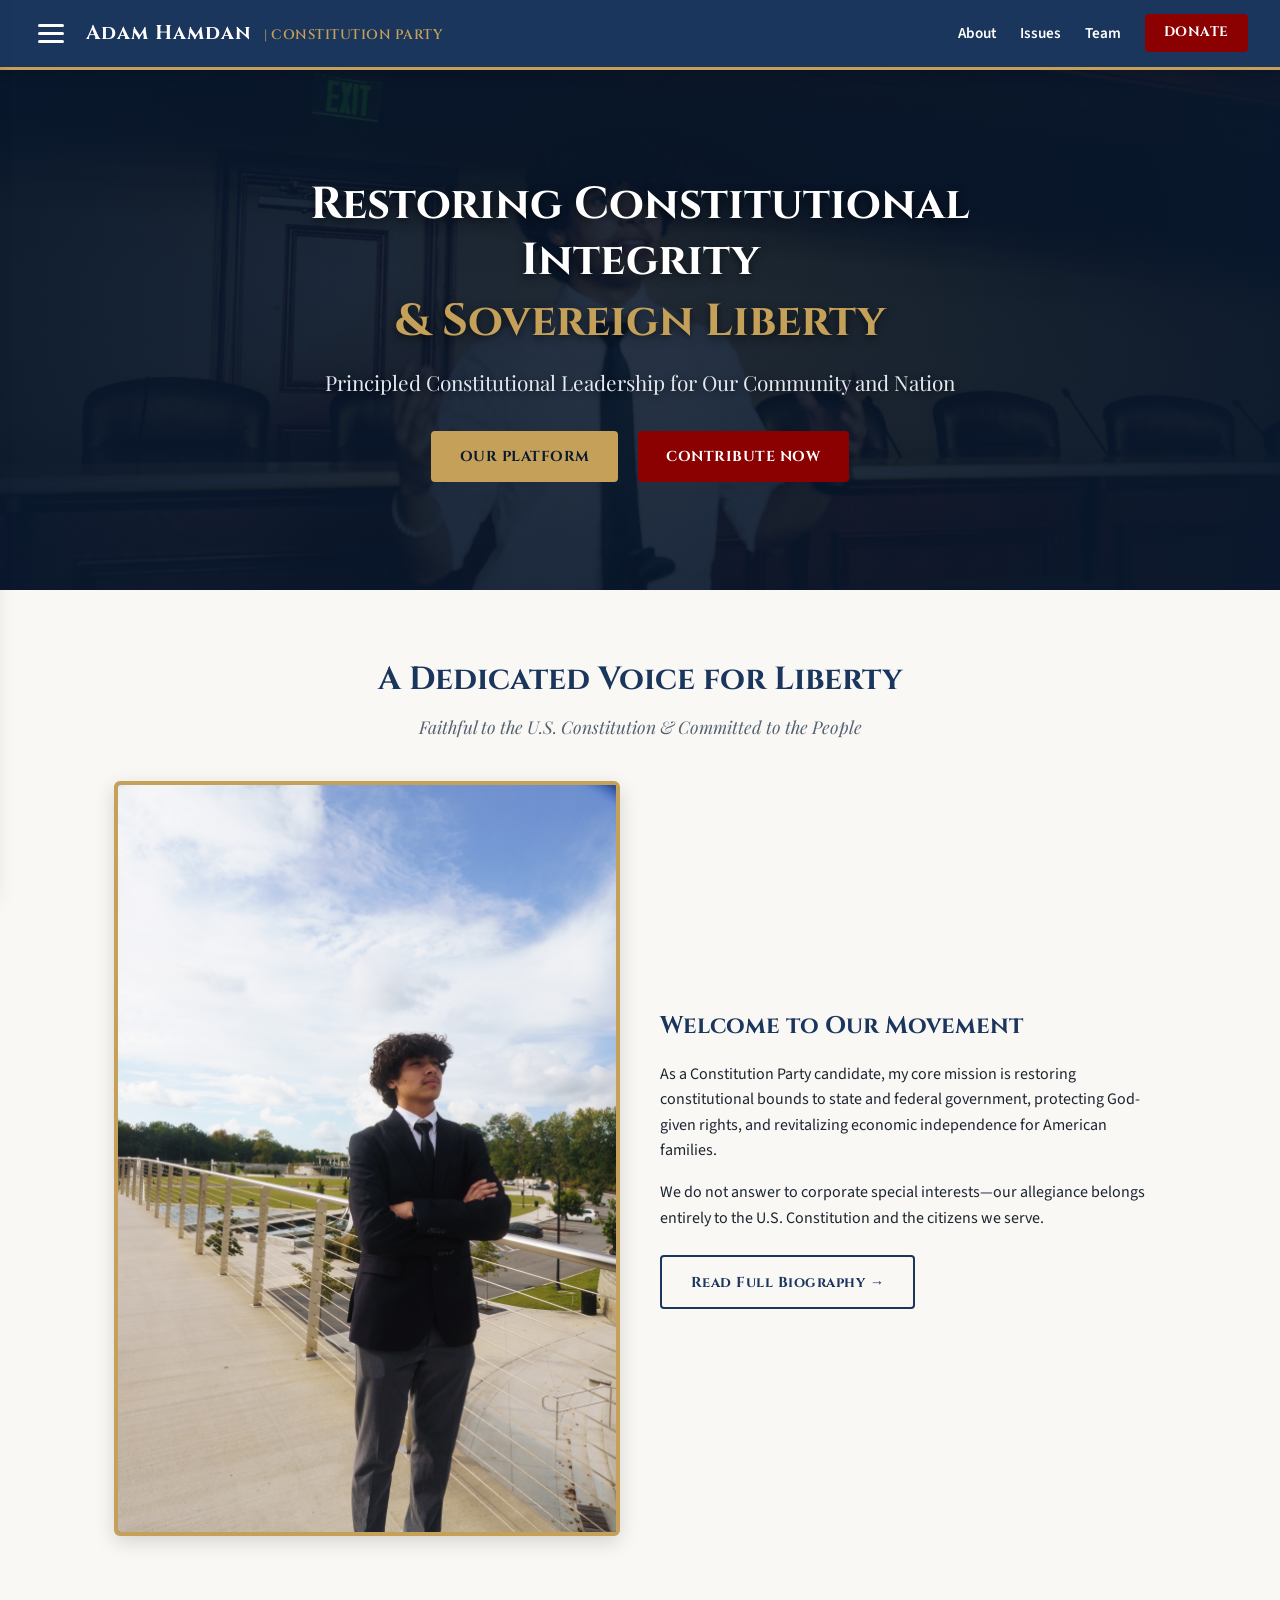
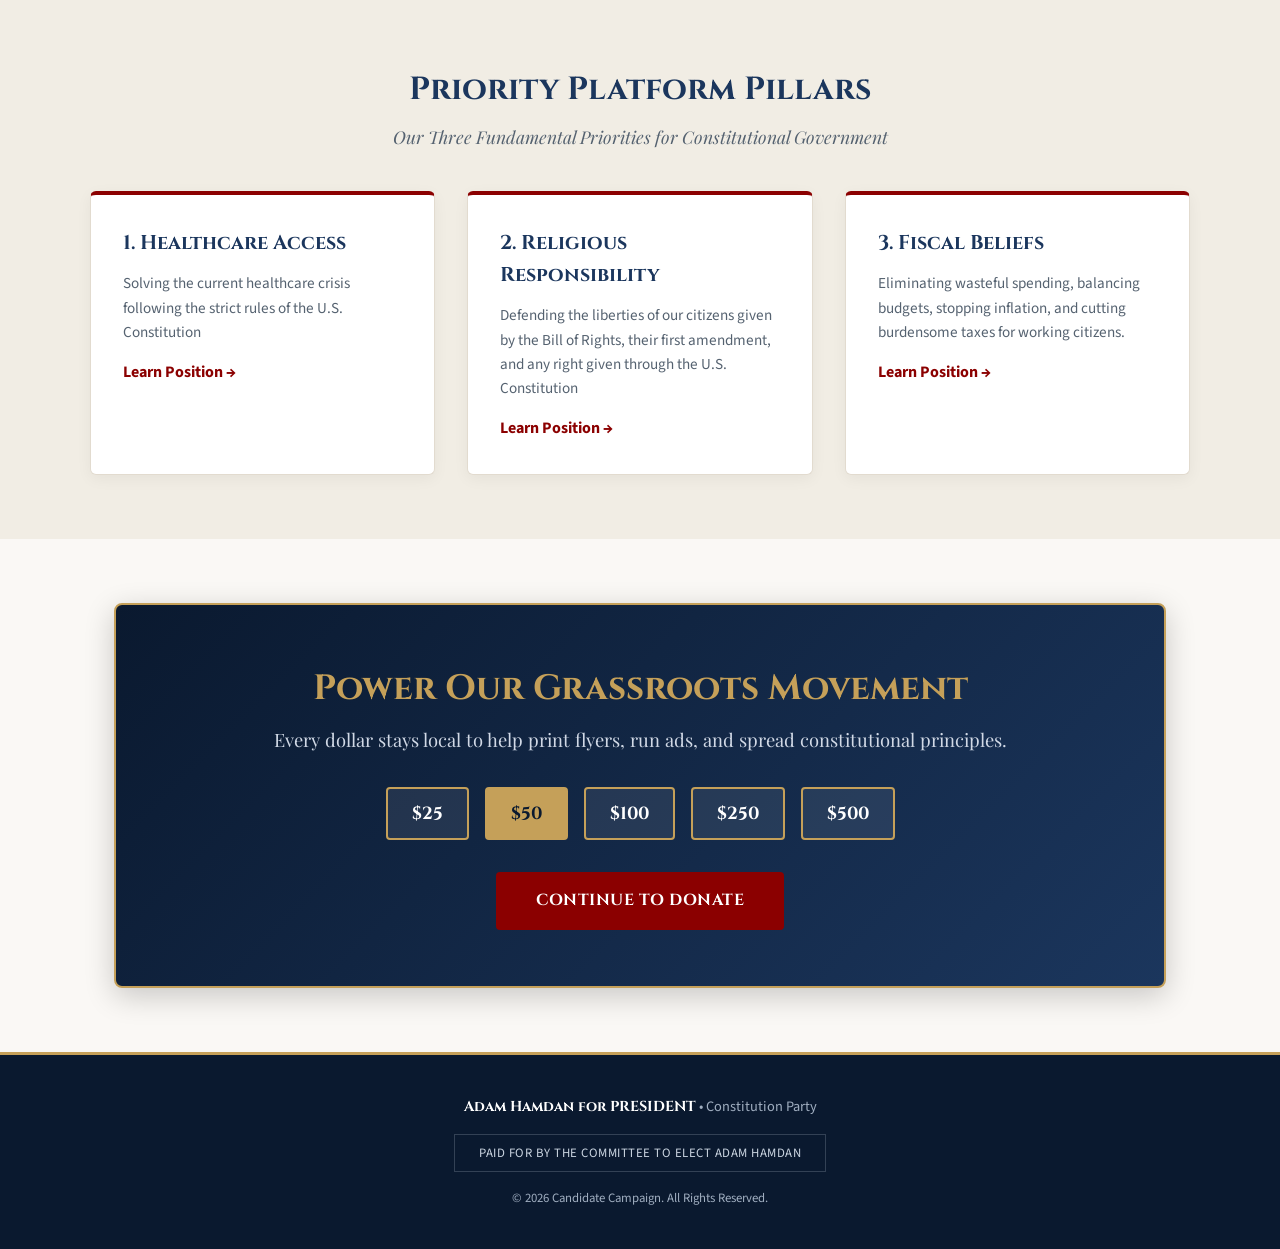
<file: index.html>
<!DOCTYPE html>
<html lang="en">

<head>
    <meta charset="UTF-8">
    <meta name="viewport" content="width=device-width, initial-scale=1.0">
    <title>Adam Hamdan | Constitution Party Campaign</title>
    <link rel="icon" type="image/png" href="images/favicon.png">
    <link rel="stylesheet" href="style.css">
</head>

<body>

    <!-- Header Navigation -->
    <header class="navbar">
        <div style="display: flex; align-items: center; gap: 1rem;">
            <button class="burger-btn" onclick="toggleSidebar()" aria-label="Open Navigation">
                <div></div>
                <div></div>
                <div></div>
            </button>
            <div class="logo">Adam Hamdan <span>| CONSTITUTION PARTY</span></div>
        </div>
        <div class="top-nav">
            <a href="about.html" class="top-nav-link">About</a>
            <a href="issues.html" class="top-nav-link">Issues</a>
            <a href="team.html" class="top-nav-link">Team</a>
            <a href="donate.html" class="btn-donate-nav">DONATE</a>
        </div>
    </header>

    <!-- Overlay Background for Sidebar -->
    <div class="overlay" id="overlay" onclick="toggleSidebar()"></div>

    <!-- Interactive Sidebar -->
    <nav class="sidebar" id="sidebar">
        <div class="sidebar-header">
            <h2>Adam Hamdan for President</h2>
            <button class="close-btn" onclick="toggleSidebar()">&times;</button>
        </div>

        <div class="nav-category">
            <h3>Main Navigation</h3>
            <ul>
                <li><a href="index.html" class="active-link">Home Page</a></li>
                <li><a href="about.html">About the Candidate</a></li>
                <li><a href="issues.html">Political Issues</a></li>
            </ul>
        </div>

        <div class="nav-category">
            <h3>Campaign & Media</h3>
            <ul>
                <li><a href="materials.html">Campaign Materials</a></li>
                <li><a href="news.html">News & Press Releases</a></li>
                <li><a href="team.html">Meet the Campaign Team</a></li>
                <li><a href="shop.html" class="highlight-link">Official Campaign Shop</a></li>
            </ul>
        </div>

        <div class="nav-category">
            <h3>Get Involved</h3>
            <ul>
                <li><a href="contact.html">Contact Us</a></li>
                <li><a href="donate.html" class="highlight-link">Donate to Campaign</a></li>
            </ul>
        </div>
    </nav>

    <!-- Hero Section -->
    <section class="hero">
        <img src="images/banner.jpg" alt="Campaign Banner Background" class="hero-bg" onerror="this.src='https://images.unsplash.com/photo-1541872703-74c5e44368f9?auto=format&fit=crop&w=1600&q=80'">
        <div class="hero-overlay"></div>
        <div class="hero-content">
            <h1>Restoring Constitutional Integrity <span>& Sovereign Liberty</span></h1>
            <p>Principled Constitutional Leadership for Our Community and Nation</p>
            <div class="hero-buttons">
                <a href="issues.html" class="btn btn-primary">OUR PLATFORM</a>
                <a href="donate.html" class="btn btn-secondary">CONTRIBUTE NOW</a>
            </div>
        </div>
    </section>

    <!-- Candidate Intro Section -->
    <section class="container">
        <h2 class="section-title">A Dedicated Voice for Liberty</h2>
        <p class="section-subtitle">Faithful to the U.S. Constitution & Committed to the People</p>
        <div class="grid-2">
            <div class="image-frame">
                <img src="images/candidate.jpg" alt="Candidate Photo" onerror="this.src='https://images.unsplash.com/photo-1560250097-0b93528c311a?auto=format&fit=crop&w=800&q=80'">
            </div>
            <div>
                <h3 style="font-family: var(--font-heading); color: var(--primary-blue); font-size: 1.5rem; margin-bottom: 1rem;">Welcome to Our Movement</h3>
                <p style="margin-bottom: 1rem;">As a Constitution Party candidate, my core mission is restoring constitutional bounds to state and federal government, protecting God-given rights, and revitalizing economic independence for American families.</p>
                <p style="margin-bottom: 1.5rem;">We do not answer to corporate special interests—our allegiance belongs entirely to the U.S. Constitution and the citizens we serve.</p>
                <a href="about.html" class="btn btn-outline">Read Full Biography &rarr;</a>
            </div>
        </div>
    </section>

    <!-- Political Priority Issues Highlights -->
    <section class="container bg-alt" style="max-width: 100%;">
        <div style="max-width: 1100px; margin: 0 auto;">
            <h2 class="section-title">Priority Platform Pillars</h2>
            <p class="section-subtitle">Our Three Fundamental Priorities for Constitutional Government</p>
            <div class="grid-3">
                <div class="card">
                    <h3>1. Healthcare Access</h3>
                    <p>Solving the current healthcare crisis following the strict rules of the U.S. Constitution</p>
                    <a href="issues.html" style="color: var(--accent-red); font-weight: 700; text-decoration: none; display: inline-block; margin-top: 1rem;">Learn Position &rarr;</a>
                </div>
                <div class="card">
                    <h3>2. Religious Responsibility</h3>
                    <p>Defending the liberties of our citizens given by the Bill of Rights, their first amendment, and any right given through the U.S. Constitution</p>
                    <a href="issues.html" style="color: var(--accent-red); font-weight: 700; text-decoration: none; display: inline-block; margin-top: 1rem;">Learn Position &rarr;</a>
                </div>
                <div class="card">
                    <h3>3. Fiscal Beliefs</h3>
                    <p>Eliminating wasteful spending, balancing budgets, stopping inflation, and cutting burdensome taxes for working citizens.</p>
                    <a href="issues.html" style="color: var(--accent-red); font-weight: 700; text-decoration: none; display: inline-block; margin-top: 1rem;">Learn Position &rarr;</a>
                </div>
            </div>
        </div>
    </section>

    <!-- Bottom Donate Callout -->
    <section class="container">
        <div class="donate-cta-box">
            <h2>Power Our Grassroots Movement</h2>
            <p>Every dollar stays local to help print flyers, run ads, and spread constitutional principles.</p>
            <div class="donate-amounts">
                <button class="amt-btn">$25</button>
                <button class="amt-btn active">$50</button>
                <button class="amt-btn">$100</button>
                <button class="amt-btn">$250</button>
                <button class="amt-btn">$500</button>
            </div>
            <a href="donate.html" class="btn btn-secondary" style="font-size: 1rem; padding: 1rem 2.5rem;">CONTINUE TO DONATE</a>
        </div>
    </section>

    <!-- Footer -->
    <footer>
        <p><strong>Adam Hamdan for PRESIDENT</strong> &bull; Constitution Party</p>
        <div class="footer-disclaimer">PAID FOR BY THE COMMITTEE TO ELECT ADAM HAMDAN</div>
        <p style="margin-top: 1rem; font-size: 0.8rem;">&copy; 2026 Candidate Campaign. All Rights Reserved.</p>
    </footer>

    <script src="style.js"></script>
</body>

</html>
</file>
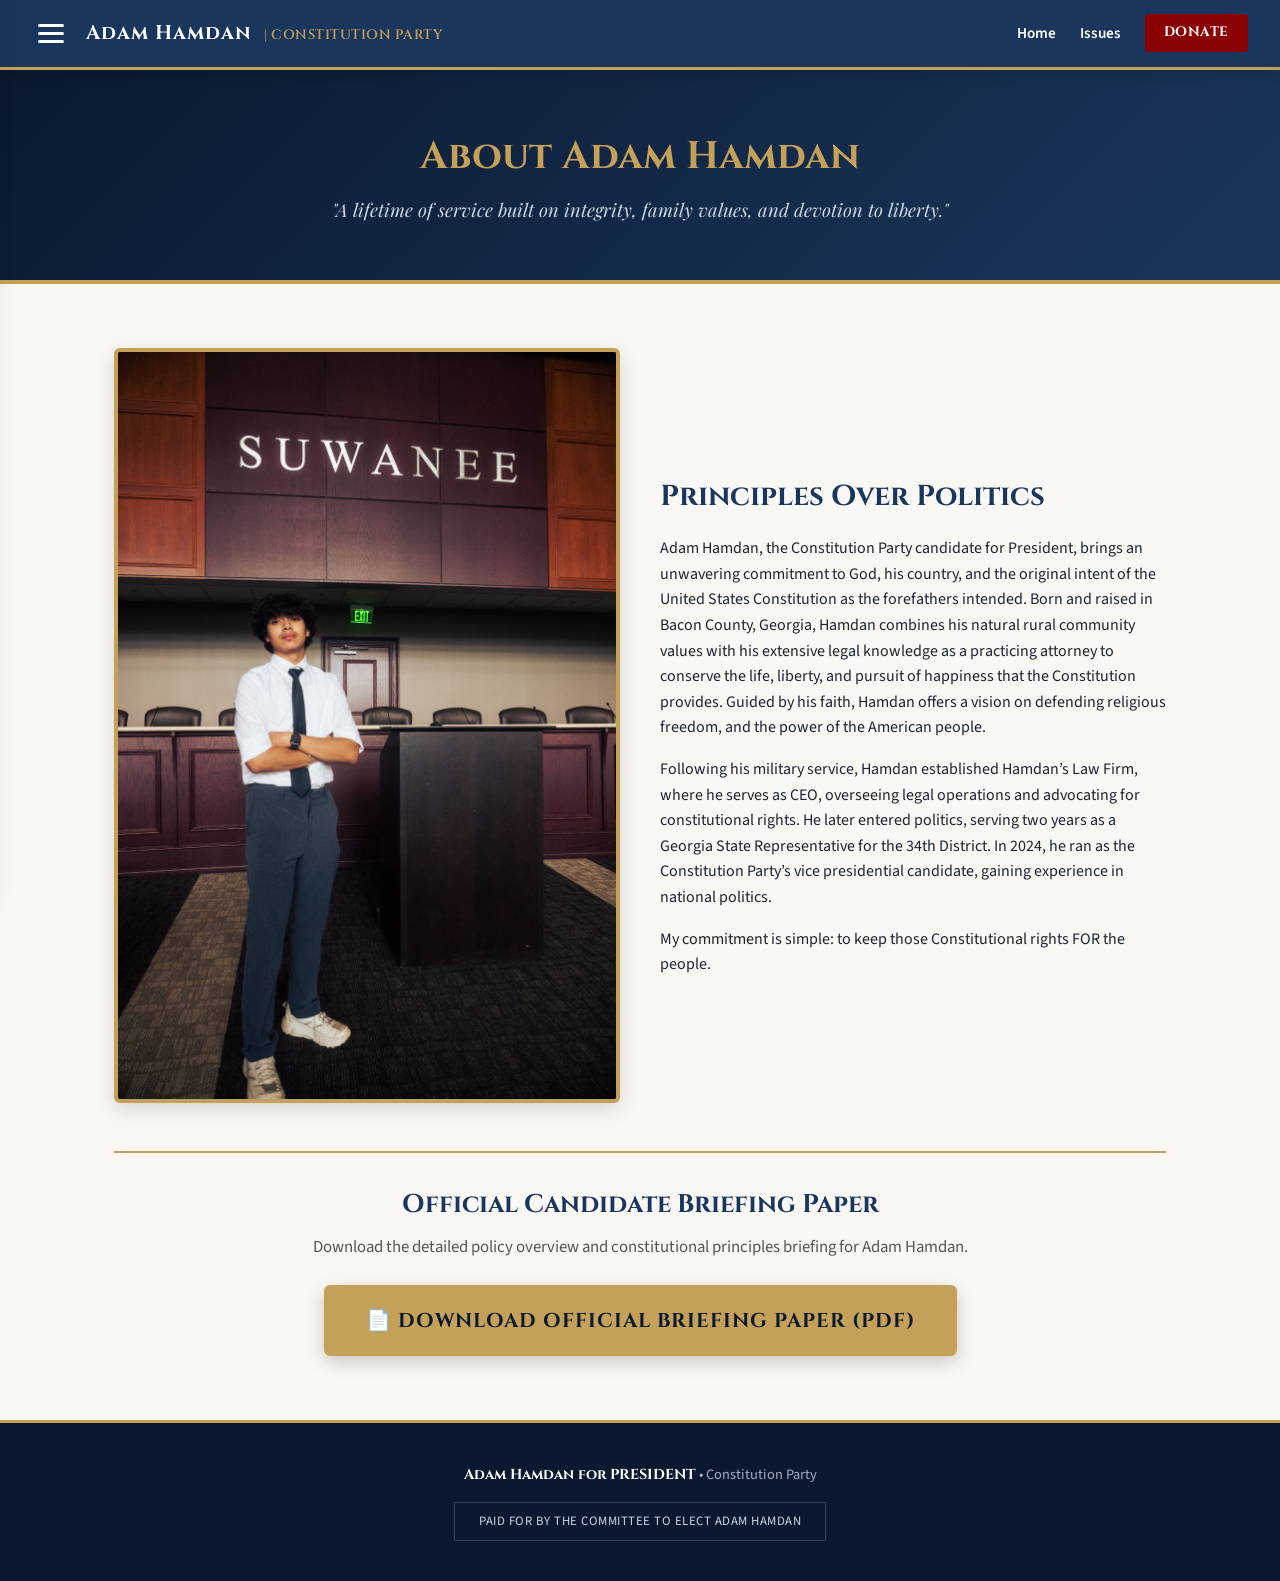
<file: about.html>
<!DOCTYPE html>
<html lang="en">

<head>
    <meta charset="UTF-8">
    <meta name="viewport" content="width=device-width, initial-scale=1.0">
    <title>About the Candidate | Constitution Party</title>
    <link rel="icon" type="image/png" href="images/favicon.png">
    <link rel="stylesheet" href="style.css">
    <style>
        /* Big Briefing Paper Section */
        
        .briefing-paper-section {
            margin-top: 3rem;
            padding-top: 2rem;
            border-top: 2px solid var(--gold);
            text-align: center;
        }
        
        .briefing-title {
            font-family: var(--font-heading);
            color: var(--primary-blue);
            font-size: 1.6rem;
            margin-bottom: 0.5rem;
        }
        
        .briefing-subtext {
            font-size: 1.05rem;
            color: #555;
            margin-bottom: 1.5rem;
        }
        /* Prominent Download Button */
        
        .btn-briefing-download {
            display: inline-block;
            background-color: var(--gold);
            color: #0A192F;
            font-family: var(--font-heading);
            font-size: 1.25rem;
            font-weight: bold;
            padding: 1.1rem 2.5rem;
            border-radius: 6px;
            text-decoration: none;
            letter-spacing: 1px;
            box-shadow: 0 6px 18px rgba(0, 0, 0, 0.2);
            transition: all 0.3s ease;
            border: 2px solid var(--gold);
        }
        
        .btn-briefing-download:hover {
            background-color: var(--primary-blue);
            color: #ffffff;
            border-color: var(--gold);
            transform: translateY(-3px);
            box-shadow: 0 10px 22px rgba(0, 0, 0, 0.3);
        }
    </style>
</head>

<body>
    <header class="navbar">
        <div style="display: flex; align-items: center; gap: 1rem;">
            <button class="burger-btn" onclick="toggleSidebar()">
                <div></div><div></div><div></div>
            </button>
            <div class="logo">Adam Hamdan <span>| CONSTITUTION PARTY</span></div>
        </div>
        <div class="top-nav">
            <a href="index.html" class="top-nav-link">Home</a>
            <a href="issues.html" class="top-nav-link">Issues</a>
            <a href="donate.html" class="btn-donate-nav">DONATE</a>
        </div>
    </header>

    <div class="overlay" id="overlay" onclick="toggleSidebar()"></div>

    <nav class="sidebar" id="sidebar">
        <div class="sidebar-header">
            <h2>Adam Hamdan for President</h2>
            <button class="close-btn" onclick="toggleSidebar()">&times;</button>
        </div>
        <div class="nav-category">
            <h3>Main Navigation</h3>
            <ul>
                <li><a href="index.html">Home Page</a></li>
                <li><a href="about.html" class="active-link">About the Candidate</a></li>
                <li><a href="issues.html">Political Issues</a></li>
            </ul>
        </div>
        <div class="nav-category">
            <h3>Campaign & Media</h3>
            <ul>
                <li><a href="materials.html">Campaign Materials</a></li>
                <li><a href="news.html">News & Press Releases</a></li>
                <li><a href="team.html">Meet the Campaign Team</a></li>
                <li><a href="shop.html" class="highlight-link">Official Campaign Shop</a></li>
            </ul>
        </div>
        <div class="nav-category">
            <h3>Get Involved</h3>
            <ul>
                <li><a href="contact.html">Contact Us</a></li>
                <li><a href="donate.html" class="highlight-link">Donate to Campaign</a></li>
            </ul>
        </div>
    </nav>

    <div class="page-header">
        <h1>About Adam Hamdan</h1>
        <p>"A lifetime of service built on integrity, family values, and devotion to liberty."</p>
    </div>

    <section class="container">
        <div class="grid-2">
            <div class="image-frame">
                <img src="images/candidate2.jpg" alt="Candidate Portrait" onerror="this.src='https://images.unsplash.com/photo-1560250097-0b93528c311a?auto=format&fit=crop&w=800&q=80'">
            </div>
            <div>
                <h2 style="font-family: var(--font-heading); color: var(--primary-blue); font-size: 1.8rem; margin-bottom: 1rem;">Principles Over Politics</h2>
                <p style="margin-bottom: 1rem;">Adam Hamdan, the Constitution Party candidate for President, brings an unwavering commitment to God, his country, and the original intent of the United States Constitution as the forefathers intended. Born and raised in Bacon County, Georgia,
                    Hamdan combines his natural rural community values with his extensive legal knowledge as a practicing attorney to conserve the life, liberty, and pursuit of happiness that the Constitution provides. Guided by his faith, Hamdan offers
                    a vision on defending religious freedom, and the power of the American people.</p>
                <p style="margin-bottom: 1rem;">Following his military service, Hamdan established Hamdan’s Law Firm, where he serves as CEO, overseeing legal operations and advocating for constitutional rights. He later entered politics, serving two years as a Georgia State Representative
                    for the 34th District. In 2024, he ran as the Constitution Party’s vice presidential candidate, gaining experience in national politics.</p>
                <p>My commitment is simple: to keep those Constitutional rights FOR the people.</p>
            </div>
        </div>

        <!-- Big Briefing Paper Download Section at the Bottom -->
        <div class="briefing-paper-section">
            <h2 class="briefing-title">Official Candidate Briefing Paper</h2>
            <p class="briefing-subtext">Download the detailed policy overview and constitutional principles briefing for Adam Hamdan.</p>

            <a href="materials/briefing-paper.pdf" download="Adam-Hamdan-Briefing-Paper.pdf" class="btn-briefing-download">
                📄 DOWNLOAD OFFICIAL BRIEFING PAPER (PDF)
            </a>
        </div>
    </section>

    <footer>
        <p><strong>Adam Hamdan for PRESIDENT</strong> &bull; Constitution Party</p>
        <div class="footer-disclaimer">PAID FOR BY THE COMMITTEE TO ELECT ADAM HAMDAN</div>
    </footer>
    <script src="style.js"></script>
</body>

</html>
</file>
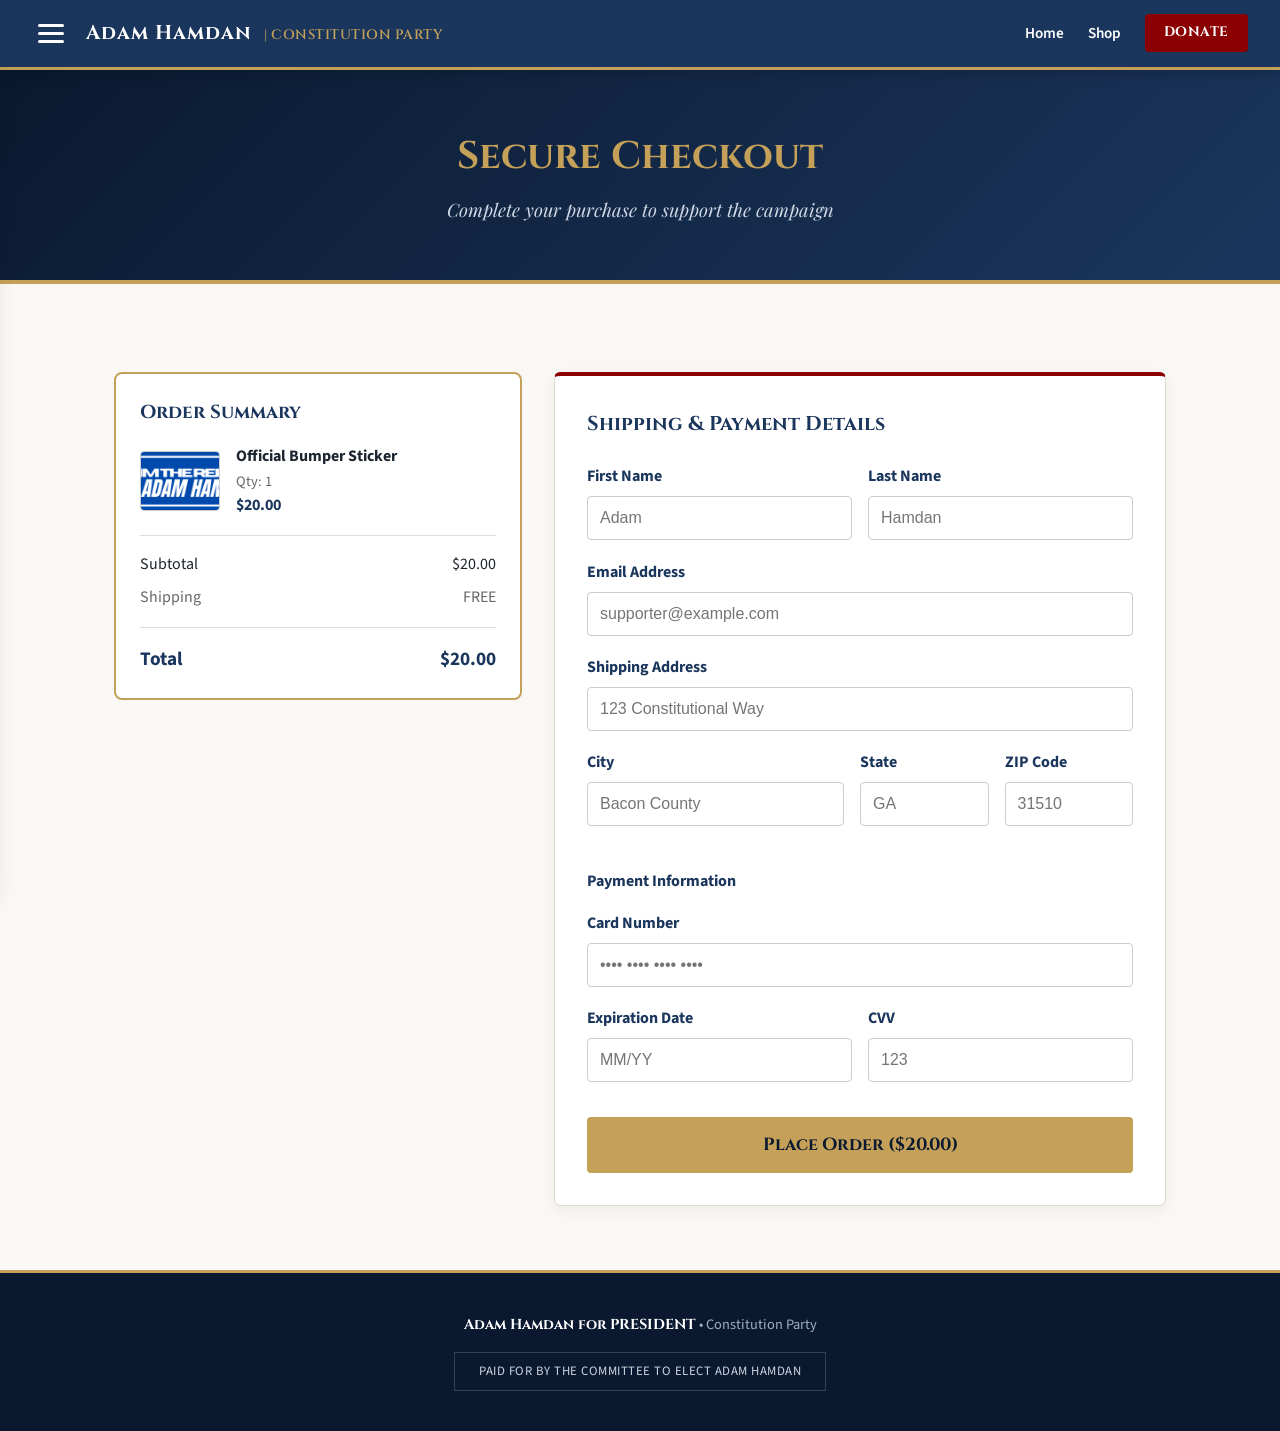
<file: checkout.html>
<!DOCTYPE html>
<html lang="en">

<head>
    <meta charset="UTF-8">
    <meta name="viewport" content="width=device-width, initial-scale=1.0">
    <title>Checkout | Constitution Party Shop</title>
    <link rel="icon" type="image/png" href="images/favicon.png">
    <link rel="stylesheet" href="style.css">
    <style>
        .checkout-grid {
            display: grid;
            grid-template-columns: 1fr 1.5fr;
            gap: 2rem;
            margin-top: 1.5rem;
        }
        
        .order-summary-card {
            background-color: var(--card-bg, #ffffff);
            border: 2px solid var(--gold, #C5A059);
            border-radius: 8px;
            padding: 1.5rem;
            height: fit-content;
        }
        
        .summary-item {
            display: flex;
            align-items: center;
            gap: 1rem;
            margin-bottom: 1rem;
            padding-bottom: 1rem;
            border-bottom: 1px solid #ddd;
        }
        
        .summary-item img {
            width: 80px;
            height: 60px;
            object-fit: cover;
            border-radius: 4px;
            border: 1px solid #ccc;
        }
        
        .form-group {
            margin-bottom: 1.2rem;
        }
        
        .form-group label {
            display: block;
            font-weight: bold;
            margin-bottom: 0.4rem;
            color: var(--primary-blue, #0A192F);
        }
        
        .form-group input,
        .form-group select {
            width: 100%;
            padding: 0.75rem;
            border: 1px solid #ccc;
            border-radius: 4px;
            box-sizing: border-box;
            font-size: 1rem;
        }
        
        .form-row {
            display: flex;
            gap: 1rem;
        }
        
        .btn-complete-order {
            width: 100%;
            padding: 1rem;
            background-color: var(--gold, #C5A059);
            color: #0A192F;
            font-family: var(--font-heading);
            font-size: 1.1rem;
            font-weight: bold;
            border: none;
            border-radius: 4px;
            cursor: pointer;
            transition: background 0.25s ease;
            margin-top: 1rem;
        }
        
        .btn-complete-order:hover {
            background-color: #e6b800;
        }
        
        @media (max-width: 768px) {
            .checkout-grid {
                grid-template-columns: 1fr;
            }
            .form-row {
                flex-direction: column;
            }
        }
    </style>
</head>

<body>
    <header class="navbar">
        <div style="display: flex; align-items: center; gap: 1rem;">
            <button class="burger-btn" onclick="toggleSidebar()">
                <div></div><div></div><div></div>
            </button>
            <div class="logo">Adam Hamdan <span>| CONSTITUTION PARTY</span></div>
        </div>
        <div class="top-nav">
            <a href="index.html" class="top-nav-link">Home</a>
            <a href="shop.html" class="top-nav-link">Shop</a>
            <a href="donate.html" class="btn-donate-nav">DONATE</a>
        </div>
    </header>

    <div class="overlay" id="overlay" onclick="toggleSidebar()"></div>

    <nav class="sidebar" id="sidebar">
        <div class="sidebar-header">
            <h2>Adam Hamdan for President</h2>
            <button class="close-btn" onclick="toggleSidebar()">&times;</button>
        </div>
        <div class="nav-category">
            <h3>Main Navigation</h3>
            <ul>
                <li><a href="index.html">Home Page</a></li>
                <li><a href="about.html">About the Candidate</a></li>
                <li><a href="issues.html">Political Issues</a></li>
            </ul>
        </div>
        <div class="nav-category">
            <h3>Campaign & Media</h3>
            <ul>
                <li><a href="materials.html">Campaign Materials</a></li>
                <li><a href="news.html">News & Press Releases</a></li>
                <li><a href="team.html">Meet the Campaign Team</a></li>
                <li><a href="shop.html" class="highlight-link">Official Campaign Shop</a></li>
            </ul>
        </div>
        <div class="nav-category">
            <h3>Get Involved</h3>
            <ul>
                <li><a href="contact.html">Contact Us</a></li>
                <li><a href="donate.html" class="highlight-link">Donate to Campaign</a></li>
            </ul>
        </div>
    </nav>

    <div class="page-header">
        <h1>Secure Checkout</h1>
        <p>Complete your purchase to support the campaign</p>
    </div>

    <section class="container">
        <div class="checkout-grid">

            <!-- Order Summary Sidebar -->
            <div class="order-summary-card">
                <h3 style="font-family: var(--font-heading); color: var(--primary-blue); margin-bottom: 1rem;">Order Summary</h3>
                <div class="summary-item">
                    <img src="images/bumpersticker.jpg" alt="Bumper Sticker" onerror="this.src='https://via.placeholder.com/80x60?text=Sticker'">
                    <div>
                        <strong>Official Bumper Sticker</strong>
                        <div style="color: #666; font-size: 0.9rem;">Qty: 1</div>
                        <div style="font-weight: bold; color: var(--primary-blue);">$20.00</div>
                    </div>
                </div>

                <div style="display: flex; justify-content: space-between; margin-bottom: 0.5rem;">
                    <span>Subtotal</span>
                    <span>$20.00</span>
                </div>
                <div style="display: flex; justify-content: space-between; margin-bottom: 0.5rem; color: #666;">
                    <span>Shipping</span>
                    <span>FREE</span>
                </div>
                <hr style="margin: 1rem 0; border: 0; border-top: 1px solid #ddd;">
                <div style="display: flex; justify-content: space-between; font-weight: bold; font-size: 1.2rem; color: var(--primary-blue);">
                    <span>Total</span>
                    <span>$20.00</span>
                </div>
            </div>

            <!-- Checkout Form -->
            <div class="card">
                <h3 style="font-family: var(--font-heading); color: var(--primary-blue); margin-bottom: 1.5rem;">Shipping & Payment Details</h3>
                <form onsubmit="alert('Thank you for supporting Adam Hamdan for President! Your campaign sticker order has been placed.'); return false;">

                    <div class="form-row">
                        <div class="form-group" style="flex: 1;">
                            <label for="fname">First Name</label>
                            <input type="text" id="fname" required placeholder="Adam">
                        </div>
                        <div class="form-group" style="flex: 1;">
                            <label for="lname">Last Name</label>
                            <input type="text" id="lname" required placeholder="Hamdan">
                        </div>
                    </div>

                    <div class="form-group">
                        <label for="email">Email Address</label>
                        <input type="email" id="email" required placeholder="supporter@example.com">
                    </div>

                    <div class="form-group">
                        <label for="address">Shipping Address</label>
                        <input type="text" id="address" required placeholder="123 Constitutional Way">
                    </div>

                    <div class="form-row">
                        <div class="form-group" style="flex: 2;">
                            <label for="city">City</label>
                            <input type="text" id="city" required placeholder="Bacon County">
                        </div>
                        <div class="form-group" style="flex: 1;">
                            <label for="state">State</label>
                            <input type="text" id="state" required placeholder="GA">
                        </div>
                        <div class="form-group" style="flex: 1;">
                            <label for="zip">ZIP Code</label>
                            <input type="text" id="zip" required placeholder="31510">
                        </div>
                    </div>

                    <h4 style="margin-top: 1.5rem; margin-bottom: 1rem; color: var(--primary-blue);">Payment Information</h4>

                    <div class="form-group">
                        <label for="card">Card Number</label>
                        <input type="text" id="card" required placeholder="•••• •••• •••• ••••">
                    </div>

                    <div class="form-row">
                        <div class="form-group" style="flex: 1;">
                            <label for="exp">Expiration Date</label>
                            <input type="text" id="exp" required placeholder="MM/YY">
                        </div>
                        <div class="form-group" style="flex: 1;">
                            <label for="cvv">CVV</label>
                            <input type="text" id="cvv" required placeholder="123">
                        </div>
                    </div>

                    <button type="submit" class="btn-complete-order">Place Order ($20.00)</button>
                </form>
            </div>

        </div>
    </section>

    <footer>
        <p><strong>Adam Hamdan for PRESIDENT</strong> &bull; Constitution Party</p>
        <div class="footer-disclaimer">PAID FOR BY THE COMMITTEE TO ELECT ADAM HAMDAN</div>
    </footer>
    <script src="style.js"></script>
</body>

</html>
</file>
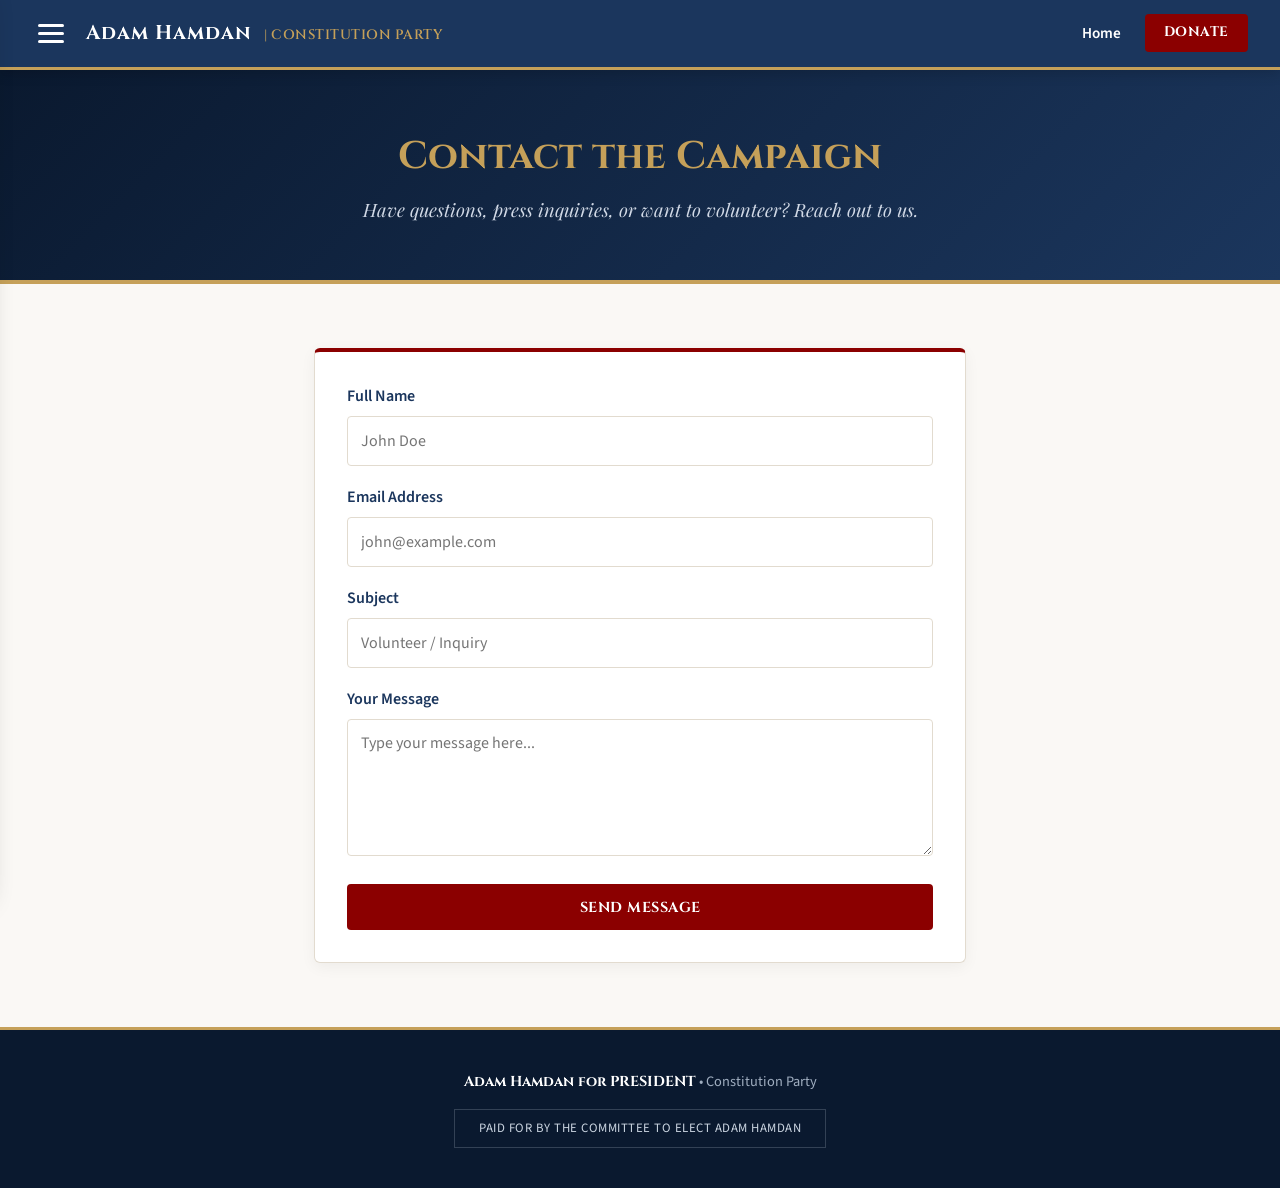
<file: contact.html>
<!DOCTYPE html>
<html lang="en">

<head>
    <meta charset="UTF-8">
    <meta name="viewport" content="width=device-width, initial-scale=1.0">
    <title>Contact Us | Constitution Party</title>
    <link rel="icon" type="image/png" href="images/favicon.png">
    <link rel="stylesheet" href="style.css">
</head>

<body>
    <header class="navbar">
        <div style="display: flex; align-items: center; gap: 1rem;">
            <button class="burger-btn" onclick="toggleSidebar()">
                <div></div><div></div><div></div>
            </button>
            <div class="logo">Adam Hamdan <span>| CONSTITUTION PARTY</span></div>
        </div>
        <div class="top-nav">
            <a href="index.html" class="top-nav-link">Home</a>
            <a href="donate.html" class="btn-donate-nav">DONATE</a>
        </div>
    </header>

    <div class="overlay" id="overlay" onclick="toggleSidebar()"></div>

    <nav class="sidebar" id="sidebar">
        <div class="sidebar-header">
            <h2>Adam Hamdan for President</h2>
            <button class="close-btn" onclick="toggleSidebar()">&times;</button>
        </div>
        <div class="nav-category">
            <h3>Main Navigation</h3>
            <ul>
                <li><a href="index.html">Home Page</a></li>
                <li><a href="about.html">About the Candidate</a></li>
                <li><a href="issues.html">Political Issues</a></li>
            </ul>
        </div>
        <div class="nav-category">
            <h3>Campaign & Media</h3>
            <ul>
                <li><a href="materials.html">Campaign Materials</a></li>
                <li><a href="news.html">News & Press Releases</a></li>
                <li><a href="team.html">Meet the Campaign Team</a></li>
                <li><a href="shop.html" class="highlight-link">Official Campaign Shop</a></li>
            </ul>
        </div>
        <div class="nav-category">
            <h3>Get Involved</h3>
            <ul>
                <li><a href="contact.html" class="active-link">Contact Us</a></li>
                <li><a href="donate.html" class="highlight-link">Donate to Campaign</a></li>
            </ul>
        </div>
    </nav>

    <div class="page-header">
        <h1>Contact the Campaign</h1>
        <p>Have questions, press inquiries, or want to volunteer? Reach out to us.</p>
    </div>

    <section class="container" style="max-width: 700px;">
        <div class="card">
            <form onsubmit="event.preventDefault(); alert('Thank you! Your message has been sent.');">
                <div class="form-group">
                    <label for="name">Full Name</label>
                    <input type="text" id="name" class="form-control" required placeholder="John Doe">
                </div>
                <div class="form-group">
                    <label for="email">Email Address</label>
                    <input type="email" id="email" class="form-control" required placeholder="john@example.com">
                </div>
                <div class="form-group">
                    <label for="subject">Subject</label>
                    <input type="text" id="subject" class="form-control" required placeholder="Volunteer / Inquiry">
                </div>
                <div class="form-group">
                    <label for="message">Your Message</label>
                    <textarea id="message" rows="5" class="form-control" required placeholder="Type your message here..."></textarea>
                </div>
                <button type="submit" class="btn btn-secondary" style="width: 100%;">SEND MESSAGE</button>
            </form>
        </div>
    </section>

    <footer>
        <p><strong>Adam Hamdan for PRESIDENT</strong> &bull; Constitution Party</p>
        <div class="footer-disclaimer">PAID FOR BY THE COMMITTEE TO ELECT ADAM HAMDAN</div>
    </footer>
    <script src="style.js"></script>
</body>

</html>
</file>
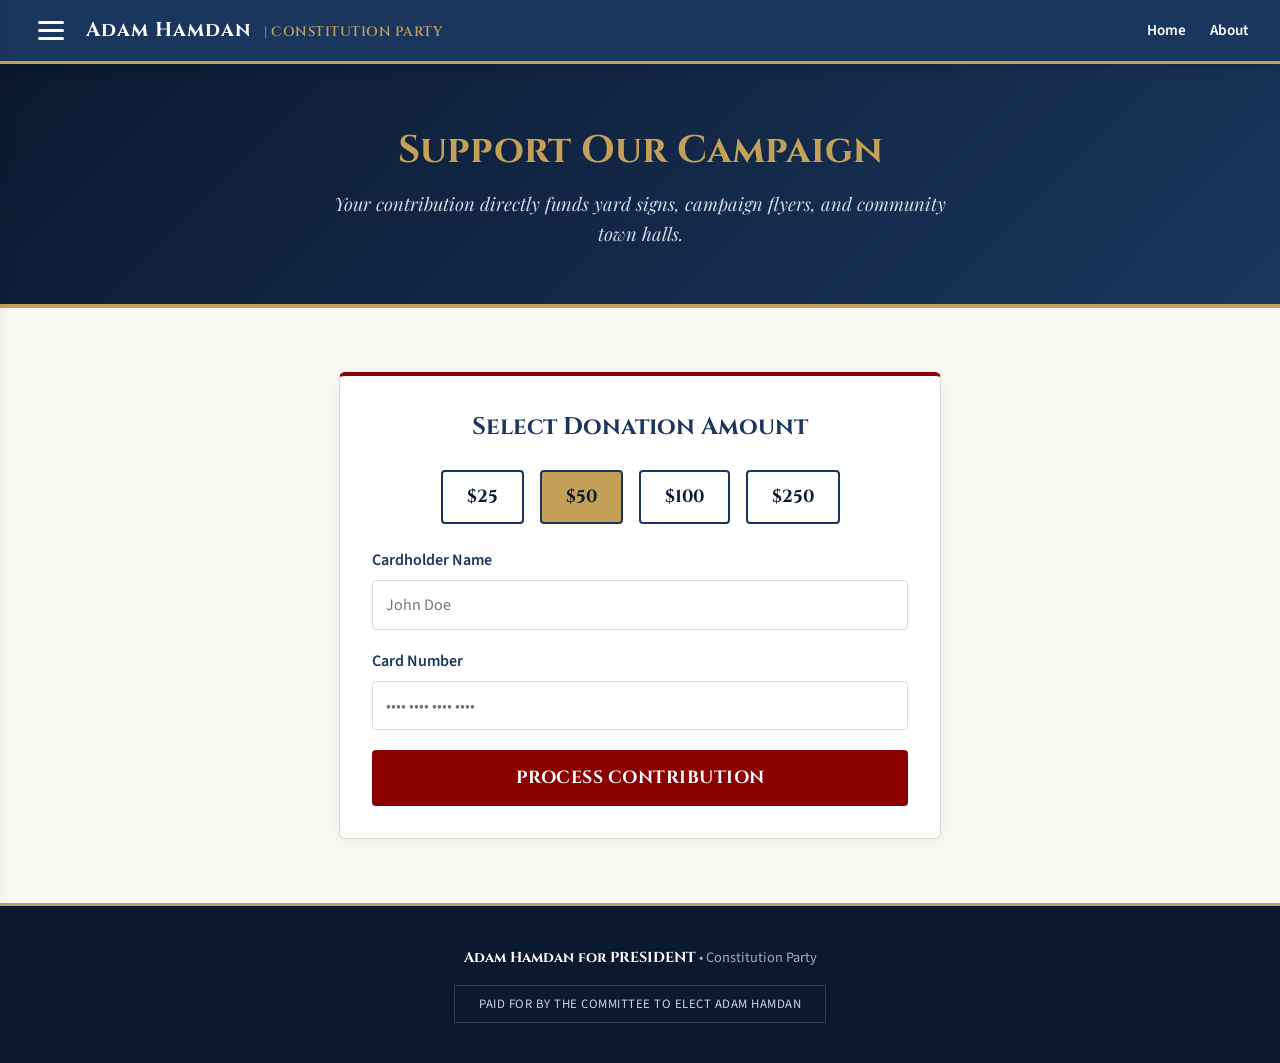
<file: donate.html>
<!DOCTYPE html>
<html lang="en">

<head>
    <meta charset="UTF-8">
    <meta name="viewport" content="width=device-width, initial-scale=1.0">
    <title>Donate | Constitution Party Campaign</title>
    <link rel="icon" type="image/png" href="images/favicon.png">
    <link rel="stylesheet" href="style.css">
</head>

<body>
    <header class="navbar">
        <div style="display: flex; align-items: center; gap: 1rem;">
            <button class="burger-btn" onclick="toggleSidebar()">
                <div></div><div></div><div></div>
            </button>
            <div class="logo">Adam Hamdan <span>| CONSTITUTION PARTY</span></div>
        </div>
        <div class="top-nav">
            <a href="index.html" class="top-nav-link">Home</a>
            <a href="about.html" class="top-nav-link">About</a>
        </div>
    </header>

    <div class="overlay" id="overlay" onclick="toggleSidebar()"></div>

    <nav class="sidebar" id="sidebar">
        <div class="sidebar-header">
            <h2>Adam Hamdan for President</h2>
            <button class="close-btn" onclick="toggleSidebar()">&times;</button>
        </div>
        <div class="nav-category">
            <h3>Main Navigation</h3>
            <ul>
                <li><a href="index.html">Home Page</a></li>
                <li><a href="about.html">About the Candidate</a></li>
                <li><a href="issues.html">Political Issues</a></li>
            </ul>
        </div>
        <div class="nav-category">
            <h3>Campaign & Media</h3>
            <ul>
                <li><a href="materials.html">Campaign Materials</a></li>
                <li><a href="news.html">News & Press Releases</a></li>
                <li><a href="team.html">Meet the Campaign Team</a></li>
                <li><a href="shop.html" class="highlight-link">Official Campaign Shop</a></li>
            </ul>
        </div>
        <div class="nav-category">
            <h3>Get Involved</h3>
            <ul>
                <li><a href="contact.html">Contact Us</a></li>
                <li><a href="donate.html" class="active-link highlight-link">Donate to Campaign</a></li>
            </ul>
        </div>
    </nav>

    <div class="page-header">
        <h1>Support Our Campaign</h1>
        <p>Your contribution directly funds yard signs, campaign flyers, and community town halls.</p>
    </div>

    <section class="container" style="max-width: 650px;">
        <div class="card">
            <h2 style="font-family: var(--font-heading); color: var(--primary-blue); text-align: center; margin-bottom: 1.5rem;">Select Donation Amount</h2>
            <div class="donate-amounts" style="margin-bottom: 1.5rem;">
                <button class="amt-btn" style="color: var(--navy-dark); border-color: var(--primary-blue);">$25</button>
                <button class="amt-btn active" style="color: var(--navy-dark); border-color: var(--primary-blue);">$50</button>
                <button class="amt-btn" style="color: var(--navy-dark); border-color: var(--primary-blue);">$100</button>
                <button class="amt-btn" style="color: var(--navy-dark); border-color: var(--primary-blue);">$250</button>
            </div>
            <form onsubmit="event.preventDefault(); alert('Thank you for supporting our campaign!');">
                <div class="form-group">
                    <label for="cname">Cardholder Name</label>
                    <input type="text" id="cname" class="form-control" required placeholder="John Doe">
                </div>
                <div class="form-group">
                    <label for="cnum">Card Number</label>
                    <input type="text" id="cnum" class="form-control" required placeholder="•••• •••• •••• ••••">
                </div>
                <button type="submit" class="btn btn-secondary" style="width: 100%; font-size: 1.1rem; padding: 1rem;">PROCESS CONTRIBUTION</button>
            </form>
        </div>
    </section>

    <footer>
        <p><strong>Adam Hamdan for PRESIDENT</strong> &bull; Constitution Party</p>
        <div class="footer-disclaimer">PAID FOR BY THE COMMITTEE TO ELECT ADAM HAMDAN</div>
    </footer>
    <script src="style.js"></script>
</body>

</html>
</file>
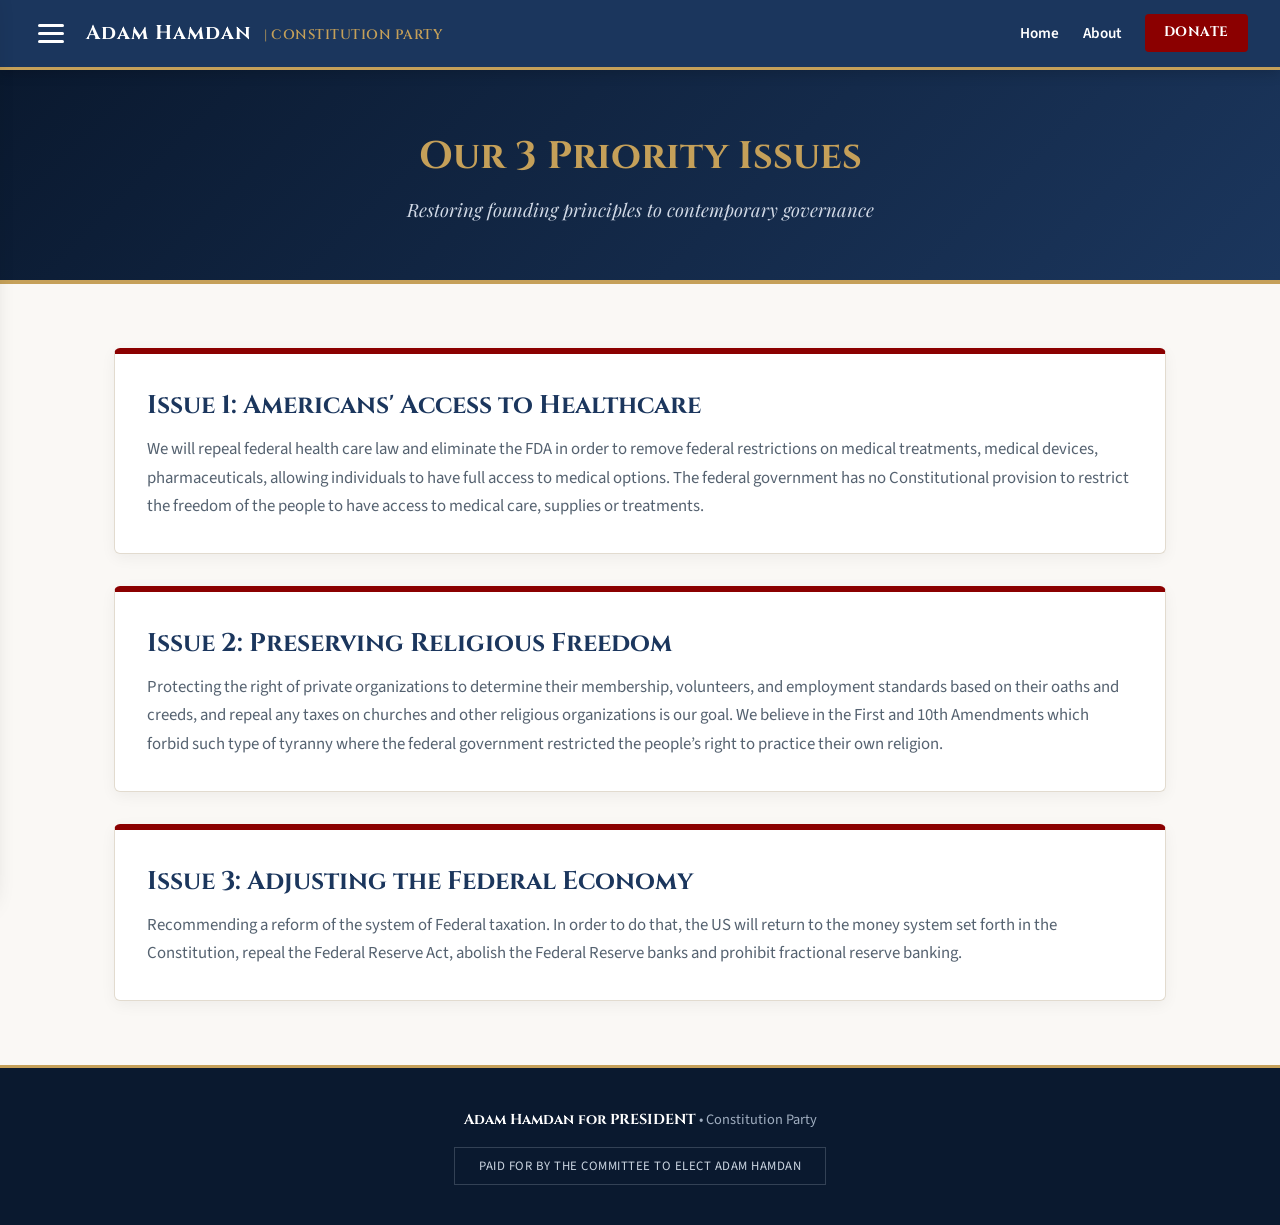
<file: issues.html>
<!DOCTYPE html>
<html lang="en">

<head>
    <meta charset="UTF-8">
    <meta name="viewport" content="width=device-width, initial-scale=1.0">
    <title>Political Priority Platform | Constitution Party</title>
    <link rel="icon" type="image/png" href="images/favicon.png">
    <link rel="stylesheet" href="style.css">
</head>

<body>
    <header class="navbar">
        <div style="display: flex; align-items: center; gap: 1rem;">
            <button class="burger-btn" onclick="toggleSidebar()">
                <div></div><div></div><div></div>
            </button>
            <div class="logo">Adam Hamdan <span>| CONSTITUTION PARTY</span></div>
        </div>
        <div class="top-nav">
            <a href="index.html" class="top-nav-link">Home</a>
            <a href="about.html" class="top-nav-link">About</a>
            <a href="donate.html" class="btn-donate-nav">DONATE</a>
        </div>
    </header>

    <div class="overlay" id="overlay" onclick="toggleSidebar()"></div>

    <nav class="sidebar" id="sidebar">
        <div class="sidebar-header">
            <h2>Adam Hamdan for President</h2>
            <button class="close-btn" onclick="toggleSidebar()">&times;</button>
        </div>
        <div class="nav-category">
            <h3>Main Navigation</h3>
            <ul>
                <li><a href="index.html">Home Page</a></li>
                <li><a href="about.html">About the Candidate</a></li>
                <li><a href="issues.html" class="active-link">Political Issues</a></li>
            </ul>
        </div>
        <div class="nav-category">
            <h3>Campaign & Media</h3>
            <ul>
                <li><a href="materials.html">Campaign Materials</a></li>
                <li><a href="news.html">News & Press Releases</a></li>
                <li><a href="team.html">Meet the Campaign Team</a></li>
                <li><a href="shop.html" class="highlight-link">Official Campaign Shop</a></li>
            </ul>
        </div>
        <div class="nav-category">
            <h3>Get Involved</h3>
            <ul>
                <li><a href="contact.html">Contact Us</a></li>
                <li><a href="donate.html" class="highlight-link">Donate to Campaign</a></li>
            </ul>
        </div>
    </nav>

    <div class="page-header">
        <h1>Our 3 Priority Issues</h1>
        <p>Restoring founding principles to contemporary governance</p>
    </div>

    <section class="container">
        <div style="display: flex; flex-direction: column; gap: 2rem;">
            <div class="card" style="border-top-width: 6px;">
                <h2 style="font-family: var(--font-heading); color: var(--primary-blue); font-size: 1.6rem; margin-bottom: 0.5rem;">Issue 1: Americans' Access to Healthcare</h2>
                <p style="font-size: 1.05rem; line-height: 1.7;">We will repeal federal health care law and eliminate the FDA in order to remove federal restrictions on medical treatments, medical devices, pharmaceuticals, allowing individuals to have full access to medical options. The federal government
                    has no Constitutional provision to restrict the freedom of the people to have access to medical care, supplies or treatments. </p>
            </div>
            <div class="card" style="border-top-width: 6px;">
                <h2 style="font-family: var(--font-heading); color: var(--primary-blue); font-size: 1.6rem; margin-bottom: 0.5rem;">Issue 2: Preserving Religious Freedom</h2>
                <p style="font-size: 1.05rem; line-height: 1.7;">Protecting the right of private organizations to determine their membership, volunteers, and employment standards based on their oaths and creeds, and repeal any taxes on churches and other religious organizations is our goal. We believe
                    in the First and 10th Amendments which forbid such type of tyranny where the federal government restricted the people’s right to practice their own religion. </p>
            </div>
            <div class="card" style="border-top-width: 6px;">
                <h2 style="font-family: var(--font-heading); color: var(--primary-blue); font-size: 1.6rem; margin-bottom: 0.5rem;">Issue 3: Adjusting the Federal Economy</h2>
                <p style="font-size: 1.05rem; line-height: 1.7;">Recommending a reform of the system of Federal taxation. In order to do that, the US will return to the money system set forth in the Constitution, repeal the Federal Reserve Act, abolish the Federal Reserve banks and prohibit fractional
                    reserve banking. </p>
            </div>
        </div>
    </section>

    <footer>
        <p><strong>Adam Hamdan for PRESIDENT</strong> &bull; Constitution Party</p>
        <div class="footer-disclaimer">PAID FOR BY THE COMMITTEE TO ELECT ADAM HAMDAN</div>
    </footer>
    <script src="style.js"></script>
</body>

</html>
</file>
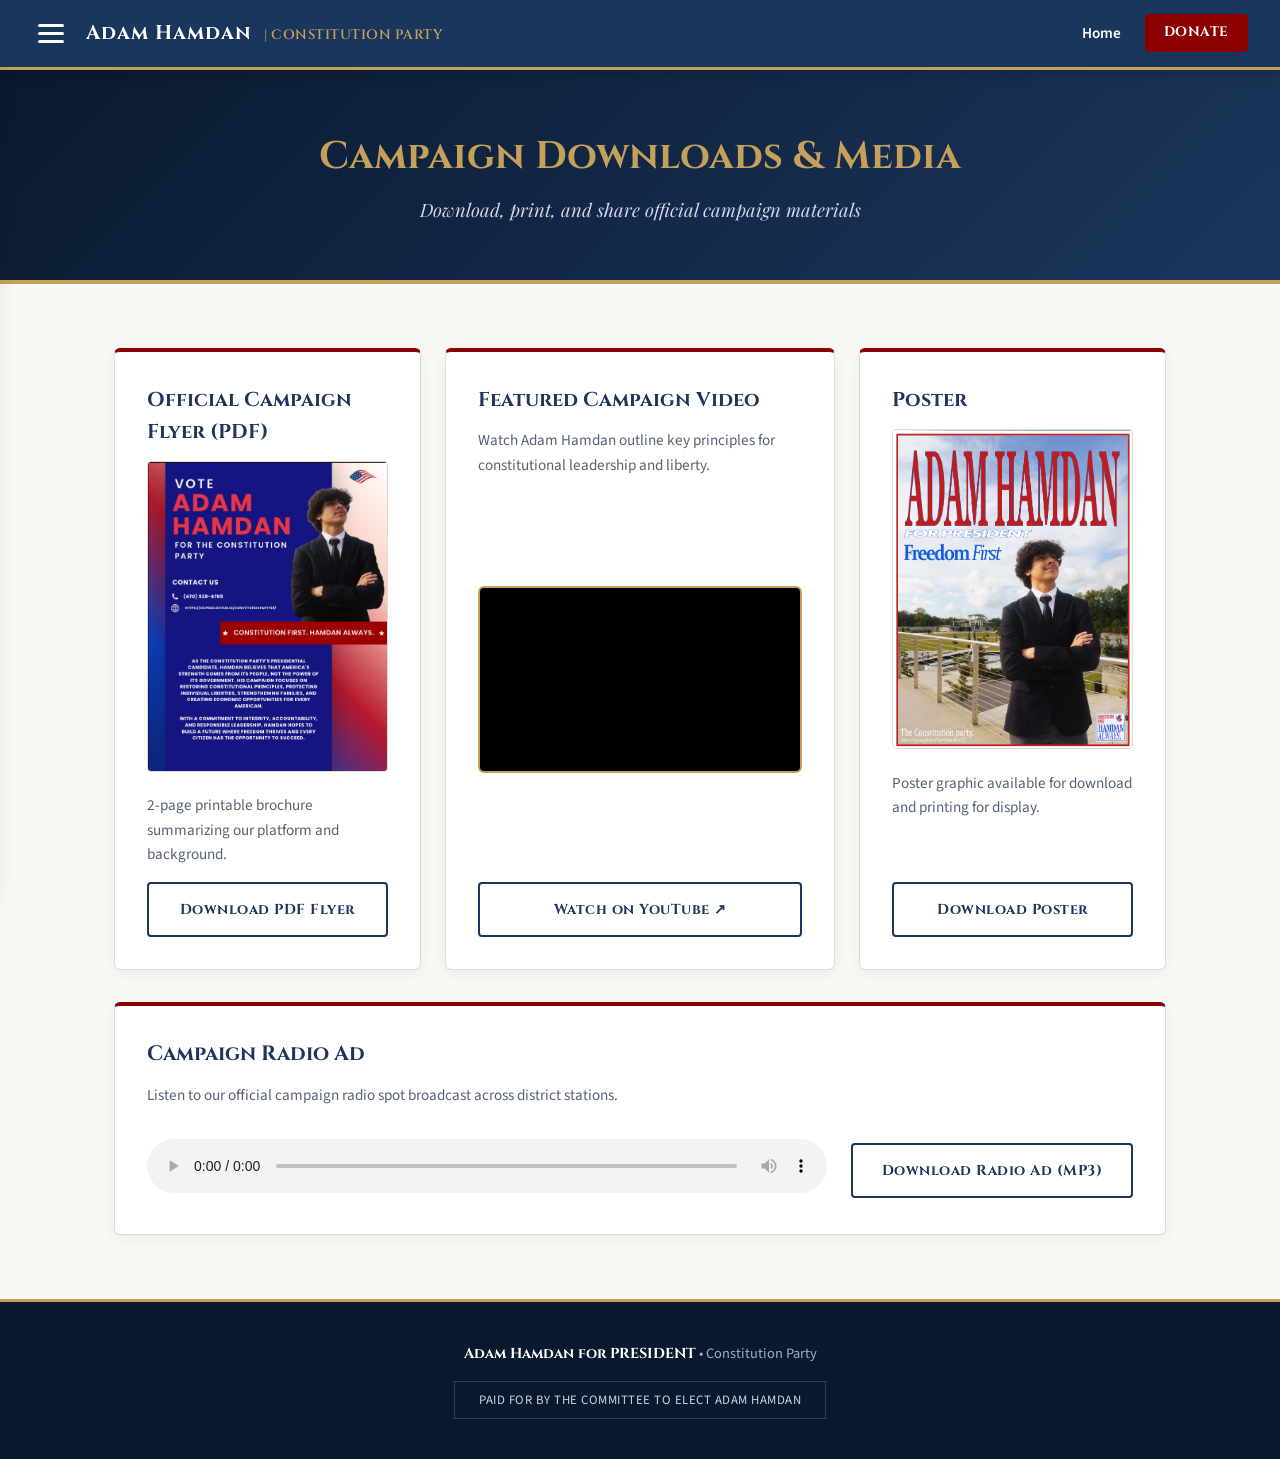
<file: materials.html>
<!DOCTYPE html>
<html lang="en">

<head>
    <meta charset="UTF-8">
    <meta name="viewport" content="width=device-width, initial-scale=1.0">
    <title>Campaign Materials | Constitution Party</title>
    <link rel="icon" type="image/png" href="images/favicon.png">
    <link rel="stylesheet" href="style.css">
    <style>
        /* Card Layout Aligning Buttons to Bottom */
        
        .grid-custom {
            display: flex;
            gap: 1.5rem;
            align-items: stretch;
        }
        
        .card-column {
            flex: 1;
            display: flex;
            flex-direction: column;
            justify-content: space-between;
        }
        /* Container to vertically center the video inside the middle card */
        
        .video-card-content {
            display: flex;
            flex-direction: column;
            justify-content: center;
            flex-grow: 1;
        }
        /* Larger Middle Card for YouTube Video */
        
        .card-column.featured-card {
            flex: 1.35;
        }
        /* Responsive Video Container */
        
        .video-container {
            position: relative;
            padding-bottom: 56.25%;
            /* 16:9 Aspect Ratio */
            height: 0;
            overflow: hidden;
            border-radius: 6px;
            margin-top: 1.5rem;
            margin-bottom: 1.5rem;
            border: 2px solid var(--gold);
            background-color: #000;
        }
        
        .video-container iframe {
            position: absolute;
            top: 0;
            left: 0;
            width: 100%;
            height: 100%;
            border: 0;
        }
        /* Horizontal Banner Card Styling */
        
        .card-horizontal {
            width: 100%;
            margin-top: 2rem;
            display: flex;
            flex-direction: column;
            gap: 1rem;
        }
        
        .radio-content {
            display: flex;
            align-items: center;
            justify-content: space-between;
            gap: 1.5rem;
            flex-wrap: wrap;
            margin-top: 1rem;
        }
        
        .audio-player-box {
            flex: 1;
            min-width: 280px;
        }
        
        .audio-player-box audio {
            width: 100%;
            border-radius: 4px;
        }
        
        .radio-btn-box {
            min-width: 200px;
        }
        
        @media (max-width: 900px) {
            .grid-custom {
                flex-direction: column;
            }
            .card-column.featured-card {
                flex: 1;
            }
            .radio-content {
                flex-direction: column;
                align-items: stretch;
            }
            .radio-btn-box {
                width: 100%;
            }
        }
    </style>
</head>

<body>
    <header class="navbar">
        <div style="display: flex; align-items: center; gap: 1rem;">
            <button class="burger-btn" onclick="toggleSidebar()">
                <div></div><div></div><div></div>
            </button>
            <div class="logo">Adam Hamdan <span>| CONSTITUTION PARTY</span></div>
        </div>
        <div class="top-nav">
            <a href="index.html" class="top-nav-link">Home</a>
            <a href="donate.html" class="btn-donate-nav">DONATE</a>
        </div>
    </header>

    <div class="overlay" id="overlay" onclick="toggleSidebar()"></div>

    <nav class="sidebar" id="sidebar">
        <div class="sidebar-header">
            <h2>Adam Hamdan for President</h2>
            <button class="close-btn" onclick="toggleSidebar()">&times;</button>
        </div>
        <div class="nav-category">
            <h3>Main Navigation</h3>
            <ul>
                <li><a href="index.html">Home Page</a></li>
                <li><a href="about.html">About the Candidate</a></li>
                <li><a href="issues.html">Political Issues</a></li>
            </ul>
        </div>
        <div class="nav-category">
            <h3>Campaign & Media</h3>
            <ul>
                <li><a href="materials.html" class="active-link">Campaign Materials</a></li>
                <li><a href="news.html">News & Press Releases</a></li>
                <li><a href="team.html">Meet the Campaign Team</a></li>
                <li><a href="shop.html" class="highlight-link">Official Campaign Shop</a></li>
            </ul>
        </div>
        <div class="nav-category">
            <h3>Get Involved</h3>
            <ul>
                <li><a href="contact.html">Contact Us</a></li>
                <li><a href="donate.html" class="highlight-link">Donate to Campaign</a></li>
            </ul>
        </div>
    </nav>

    <div class="page-header">
        <h1>Campaign Downloads & Media</h1>
        <p>Download, print, and share official campaign materials</p>
    </div>

    <section class="container">
        <!-- Top 3 Cards in Aligned Grid -->
        <div class="grid-custom">

            <!-- Card 1: Official Flyer with PDF First Page Preview -->
            <div class="card card-column">
                <div>
                    <h3>Official Campaign Flyer (PDF)</h3>

                    <!-- Flyer PDF First Page Preview Image -->
                    <div class="image-box" style="margin-top: 0.8rem; margin-bottom: 0.8rem;">
                        <img src="images/campaignflyer.png" alt="Adam Hamdan Flyer Page 1 Preview" style="width: 100%; height: auto; border-radius: 4px; border: 1px solid var(--border-color);">
                    </div>

                    <p>2-page printable brochure summarizing our platform and background.</p>
                </div>

                <!-- PDF Download Button -->
                <a href="materials/flyer.pdf" download="Adam-Hamdan-Campaign-Flyer.pdf" class="btn btn-outline" style="margin-top: 1rem; width: 100%; text-align: center;">
                    Download PDF Flyer
                </a>
            </div>

            <!-- Card 2: Featured Campaign Video (Centered Content) -->
            <div class="card card-column featured-card">
                <div>
                    <h3>Featured Campaign Video</h3>
                    <p>Watch Adam Hamdan outline key principles for constitutional leadership and liberty.</p>
                </div>

                <!-- Vertically Centered Container for Video Embed -->
                <div class="video-card-content">
                    <div class="video-container">
                        <iframe src="https://www.youtube.com/embed/bP9CNkev11Y?si=Szmt8g4pYFLXe7Xc" title="Campaign Video" allow="accelerometer; autoplay; clipboard-write; encrypted-media; gyroscope; picture-in-picture" allowfullscreen>
                        </iframe>
                    </div>
                </div>

                <a href="https://www.youtube.com/embed/bP9CNkev11Y?si=Szmt8g4pYFLXe7Xc" target="_blank" class="btn btn-outline" style="width: 100%; text-align: center;">Watch on YouTube ↗</a>
            </div>

            <!-- Card 3: Poster with Preview -->
            <div class="card card-column">
                <div>
                    <h3>Poster</h3>

                    <!-- Poster Image Preview -->
                    <div class="image-box" style="margin-top: 0.8rem; margin-bottom: 0.8rem;">
                        <img src="images/campaignposter.png" alt="Adam Hamdan Campaign Poster Preview" style="width: 100%; height: auto; border-radius: 4px; border: 1px solid var(--border-color);">
                    </div>

                    <p>Poster graphic available for download and printing for display.</p>
                </div>

                <a href="images/campaignposter.png" download="campaignposter.png" class="btn btn-outline" style="margin-top: 1rem; width: 100%; text-align: center;">Download Poster</a>
            </div>

        </div>

        <!-- Full-Width Horizontal Radio Ad Card Below -->
        <div class="card card-horizontal">
            <div>
                <h3 style="font-size: 1.3rem;">Campaign Radio Ad</h3>
                <p>Listen to our official campaign radio spot broadcast across district stations.</p>
            </div>

            <div class="radio-content">
                <div class="audio-player-box">
                    <audio controls>
                        <source src="audio/radioad.mp3" type="audio/mpeg">
                        Your browser does not support the audio element.
                    </audio>
                </div>

                <div class="radio-btn-box">
                    <a href="audio/radioad.mp3" download class="btn btn-outline" style="width: 100%; text-align: center;">Download Radio Ad (MP3)</a>
                </div>
            </div>
        </div>
    </section>

    <footer>
        <p><strong>Adam Hamdan for PRESIDENT</strong> &bull; Constitution Party</p>
        <div class="footer-disclaimer">PAID FOR BY THE COMMITTEE TO ELECT ADAM HAMDAN</div>
    </footer>
    <script src="style.js"></script>
</body>

</html>
</file>
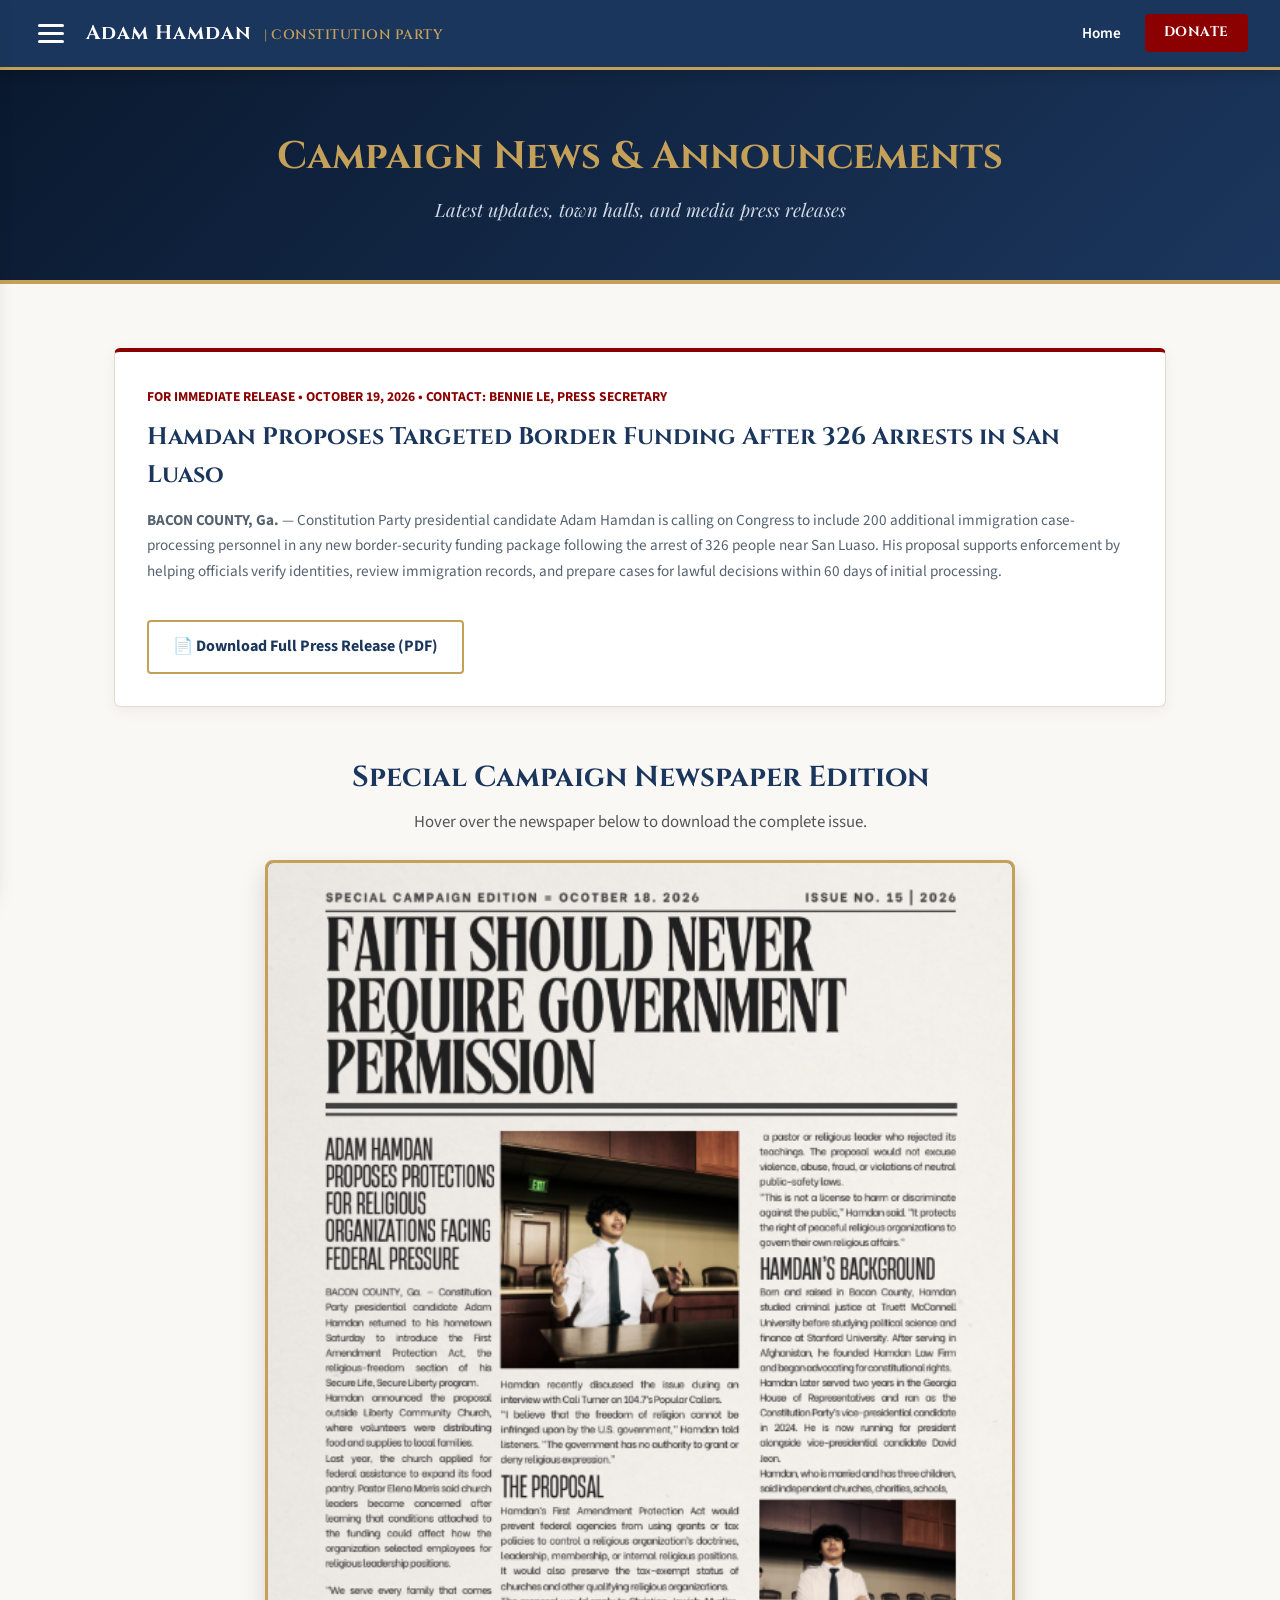
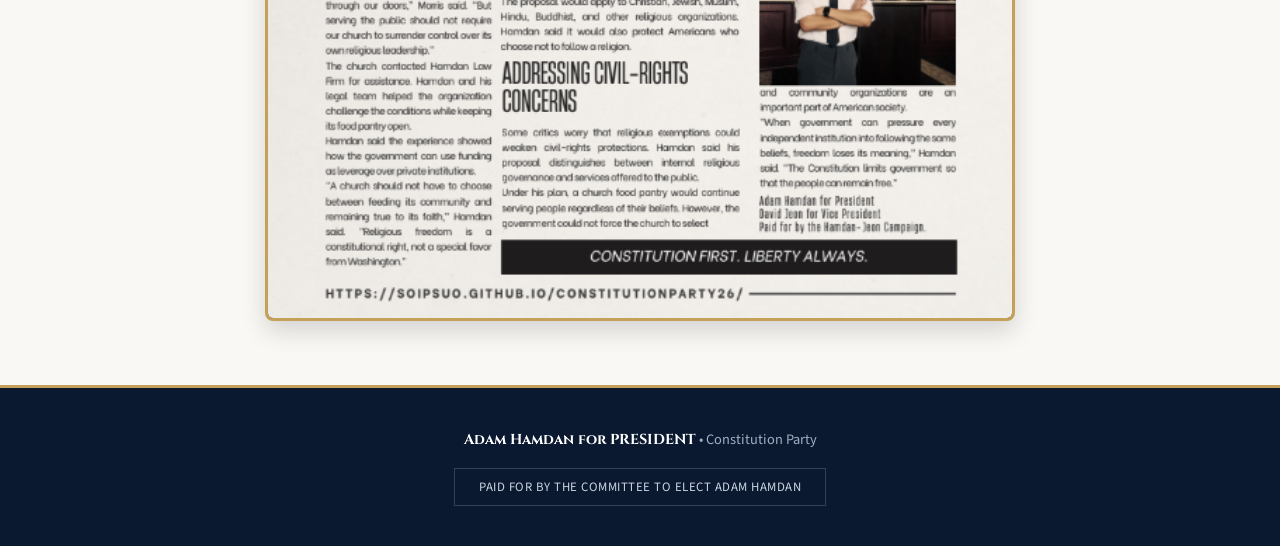
<file: news.html>
<!DOCTYPE html>
<html lang="en">

<head>
    <meta charset="UTF-8">
    <meta name="viewport" content="width=device-width, initial-scale=1.0">
    <title>News & Updates | Constitution Party</title>
    <link rel="icon" type="image/png" href="images/favicon.png">
    <link rel="stylesheet" href="style.css">
    <style>
        /* Card Action Button Styling */
        
        .btn-card-download {
            display: inline-block;
            margin-top: 1.2rem;
            padding: 0.75rem 1.5rem;
            background-color: transparent;
            color: var(--primary-blue);
            border: 2px solid var(--gold);
            font-weight: bold;
            text-decoration: none;
            border-radius: 4px;
            transition: all 0.25s ease;
            text-align: center;
        }
        
        .btn-card-download:hover {
            background-color: var(--gold);
            color: #0A192F;
            transform: translateY(-2px);
        }
        /* Newspaper Showcase Section */
        
        .newspaper-showcase {
            margin-top: 3rem;
            text-align: center;
        }
        
        .newspaper-title {
            font-family: var(--font-heading);
            color: var(--primary-blue);
            font-size: 1.8rem;
            margin-bottom: 0.5rem;
        }
        
        .newspaper-subtitle {
            font-size: 1.05rem;
            color: #555;
            margin-bottom: 1.5rem;
        }
        /* Interactive Hover Container */
        
        .newspaper-container {
            position: relative;
            max-width: 750px;
            margin: 0 auto;
            border-radius: 8px;
            overflow: hidden;
            box-shadow: 0 10px 25px rgba(0, 0, 0, 0.15);
            border: 3px solid var(--gold);
            background-color: #000;
        }
        /* Newspaper Preview Image */
        
        .newspaper-img {
            width: 100%;
            height: auto;
            display: block;
            transition: transform 0.4s ease, opacity 0.4s ease;
        }
        /* Hover Overlay Mask */
        
        .newspaper-overlay {
            position: absolute;
            top: 0;
            left: 0;
            width: 100%;
            height: 100%;
            background: rgba(10, 25, 47, 0.85);
            /* Dark Navy Blue Translucent Overlay */
            display: flex;
            flex-direction: column;
            justify-content: center;
            align-items: center;
            opacity: 0;
            transition: opacity 0.35s ease-in-out;
            padding: 1.5rem;
        }
        /* Hover Actions */
        
        .newspaper-container:hover .newspaper-img {
            transform: scale(1.02);
            opacity: 0.8;
        }
        
        .newspaper-container:hover .newspaper-overlay {
            opacity: 1;
        }
        /* Overlay Text & Download Button */
        
        .overlay-heading {
            color: #ffffff;
            font-family: var(--font-heading);
            font-size: 1.6rem;
            margin-bottom: 0.5rem;
        }
        
        .overlay-subtext {
            color: var(--gold);
            font-size: 1rem;
            margin-bottom: 1.5rem;
        }
        
        .btn-download-overlay {
            background-color: var(--gold);
            color: #0A192F;
            font-weight: bold;
            padding: 0.85rem 1.75rem;
            border-radius: 4px;
            text-decoration: none;
            transition: all 0.25s ease;
            box-shadow: 0 4px 12px rgba(0, 0, 0, 0.3);
            display: inline-block;
        }
        
        .btn-download-overlay:hover {
            background-color: #e6b800;
            transform: translateY(-2px);
        }
    </style>
</head>

<body>
    <header class="navbar">
        <div style="display: flex; align-items: center; gap: 1rem;">
            <button class="burger-btn" onclick="toggleSidebar()">
                <div></div><div></div><div></div>
            </button>
            <div class="logo">Adam Hamdan <span>| CONSTITUTION PARTY</span></div>
        </div>
        <div class="top-nav">
            <a href="index.html" class="top-nav-link">Home</a>
            <a href="donate.html" class="btn-donate-nav">DONATE</a>
        </div>
    </header>

    <div class="overlay" id="overlay" onclick="toggleSidebar()"></div>

    <nav class="sidebar" id="sidebar">
        <div class="sidebar-header">
            <h2>Adam Hamdan for President</h2>
            <button class="close-btn" onclick="toggleSidebar()">&times;</button>
        </div>
        <div class="nav-category">
            <h3>Main Navigation</h3>
            <ul>
                <li><a href="index.html">Home Page</a></li>
                <li><a href="about.html">About the Candidate</a></li>
                <li><a href="issues.html">Political Issues</a></li>
            </ul>
        </div>
        <div class="nav-category">
            <h3>Campaign & Media</h3>
            <ul>
                <li><a href="materials.html">Campaign Materials</a></li>
                <li><a href="news.html" class="active-link">News & Press Releases</a></li>
                <li><a href="team.html">Meet the Campaign Team</a></li>
                <li><a href="shop.html" class="highlight-link">Official Campaign Shop</a></li>
            </ul>
        </div>
        <div class="nav-category">
            <h3>Get Involved</h3>
            <ul>
                <li><a href="contact.html">Contact Us</a></li>
                <li><a href="donate.html" class="highlight-link">Donate to Campaign</a></li>
            </ul>
        </div>
    </nav>

    <div class="page-header">
        <h1>Campaign News & Announcements</h1>
        <p>Latest updates, town halls, and media press releases</p>
    </div>

    <section class="container">
        <!-- Press Releases / News Cards -->
        <div style="display: flex; flex-direction: column; gap: 1.5rem;">
            <div class="card" style="display: flex; flex-direction: column; justify-content: space-between;">
                <div>
                    <span style="color: var(--accent-red); font-weight: 700; font-size: 0.85rem;">FOR IMMEDIATE RELEASE &bull; OCTOBER 19, 2026 &bull; CONTACT: BENNIE LE, PRESS SECRETARY</span>
                    <h3 style="margin-top: 0.5rem; font-size: 1.5rem;">Hamdan Proposes Targeted Border Funding After 326 Arrests in San Luaso</h3>
                    <p style="margin-top: 0.8rem; line-height: 1.7;">
                        <strong>BACON COUNTY, Ga.</strong> — Constitution Party presidential candidate Adam Hamdan is calling on Congress to include 200 additional immigration case-processing personnel in any new border-security funding package following
                        the arrest of 326 people near San Luaso. His proposal supports enforcement by helping officials verify identities, review immigration records, and prepare cases for lawful decisions within 60 days of initial processing.
                    </p>
                </div>

                <!-- PDF Download Link for the Press Release -->
                <div style="margin-top: 1rem;">
                    <a href="materials/press-release.pdf" download="Hamdan-Press-Release-Oct19.pdf" class="btn-card-download">
                        📄 Download Full Press Release (PDF)
                    </a>
                </div>
            </div>
        </div>

        <!-- Official Campaign Newspaper Section Below Cards -->
        <div class="newspaper-showcase">
            <h2 class="newspaper-title">Special Campaign Newspaper Edition</h2>
            <p class="newspaper-subtitle">Hover over the newspaper below to download the complete issue.</p>

            <!-- Interactive Hover Container -->
            <div class="newspaper-container">
                <!-- Newspaper Preview Image -->
                <img src="images/newspaper.png" alt="Faith Should Never Require Government Permission - Campaign Newspaper Issue 15" class="newspaper-img">

                <!-- Hover Overlay with Download Link -->
                <div class="newspaper-overlay">
                    <h3 class="overlay-heading">Special Campaign Edition (Issue No. 15)</h3>
                    <p class="overlay-subtext">"Faith Should Never Require Government Permission"</p>
                    <a href="materials/Newspaper.pdf" download="Adam-Hamdan-Campaign-Newspaper.pdf" class="btn-download-overlay">
                        📄 DOWNLOAD PDF EDITION
                    </a>
                </div>
            </div>
        </div>
    </section>

    <footer>
        <p><strong>Adam Hamdan for PRESIDENT</strong> &bull; Constitution Party</p>
        <div class="footer-disclaimer">PAID FOR BY THE COMMITTEE TO ELECT ADAM HAMDAN</div>
    </footer>
    <script src="style.js"></script>
</body>

</html>
</file>
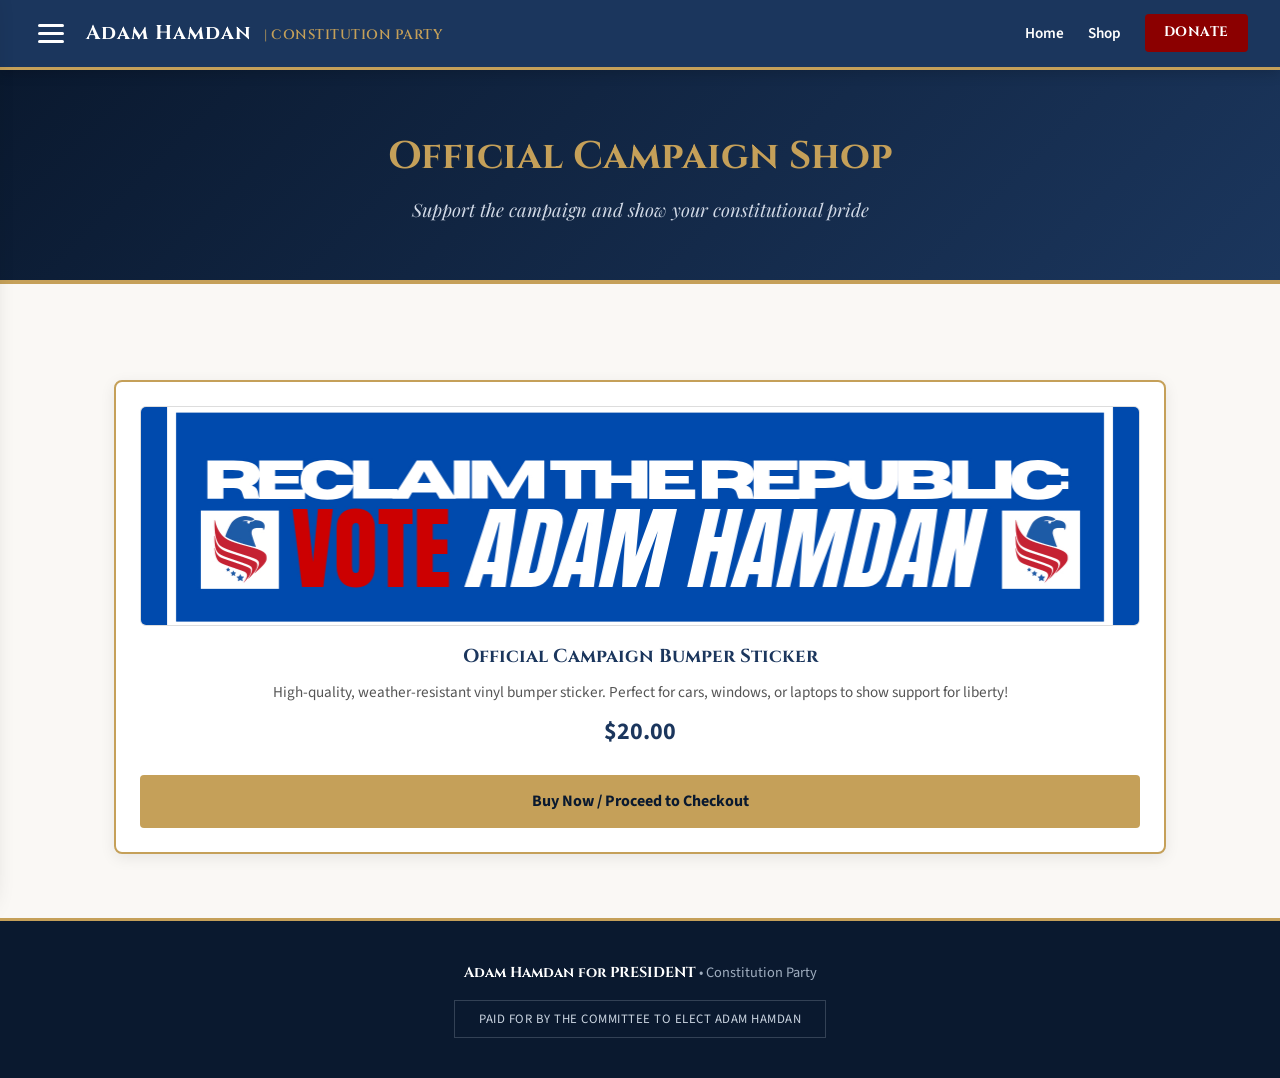
<file: shop.html>
<!DOCTYPE html>
<html lang="en">

<head>
    <meta charset="UTF-8">
    <meta name="viewport" content="width=device-width, initial-scale=1.0">
    <title>Campaign Shop | Constitution Party</title>
    <link rel="icon" type="image/png" href="images/favicon.png">
    <link rel="stylesheet" href="style.css">
    <style>
        .shop-grid {
            display: grid;
            grid-template-columns: repeat(auto-fit, minmax(280px, 1fr));
            gap: 2rem;
            margin-top: 2rem;
        }
        
        .product-card {
            background-color: var(--card-bg, #ffffff);
            border: 2px solid var(--gold, #C5A059);
            border-radius: 8px;
            padding: 1.5rem;
            text-align: center;
            box-shadow: 0 4px 15px rgba(0, 0, 0, 0.08);
            display: flex;
            flex-direction: column;
            justify-content: space-between;
            transition: transform 0.3s ease, box-shadow 0.3s ease;
        }
        
        .product-card:hover {
            transform: translateY(-5px);
            box-shadow: 0 8px 25px rgba(0, 0, 0, 0.15);
        }
        
        .product-image-box {
            width: 100%;
            height: 220px;
            overflow: hidden;
            border-radius: 6px;
            border: 1px solid #ddd;
            margin-bottom: 1rem;
            background-color: #f9f9f9;
            display: flex;
            align-items: center;
            justify-content: center;
        }
        
        .product-image-box img {
            width: 100%;
            height: 100%;
            object-fit: cover;
        }
        
        .product-price {
            font-size: 1.5rem;
            font-weight: bold;
            color: var(--primary-blue, #0A192F);
            margin: 0.5rem 0;
        }
        
        .btn-buy-now {
            display: inline-block;
            width: 100%;
            padding: 0.85rem 0;
            background-color: var(--gold, #C5A059);
            color: #0A192F;
            font-weight: bold;
            text-decoration: none;
            border-radius: 4px;
            transition: all 0.25s ease;
            margin-top: 1rem;
        }
        
        .btn-buy-now:hover {
            background-color: #e6b800;
            transform: translateY(-2px);
        }
    </style>
</head>

<body>
    <header class="navbar">
        <div style="display: flex; align-items: center; gap: 1rem;">
            <button class="burger-btn" onclick="toggleSidebar()">
                <div></div><div></div><div></div>
            </button>
            <div class="logo">Adam Hamdan <span>| CONSTITUTION PARTY</span></div>
        </div>
        <div class="top-nav">
            <a href="index.html" class="top-nav-link">Home</a>
            <a href="shop.html" class="top-nav-link">Shop</a>
            <a href="donate.html" class="btn-donate-nav">DONATE</a>
        </div>
    </header>

    <div class="overlay" id="overlay" onclick="toggleSidebar()"></div>

    <nav class="sidebar" id="sidebar">
        <div class="sidebar-header">
            <h2>Adam Hamdan for President</h2>
            <button class="close-btn" onclick="toggleSidebar()">&times;</button>
        </div>
        <div class="nav-category">
            <h3>Main Navigation</h3>
            <ul>
                <li><a href="index.html">Home Page</a></li>
                <li><a href="about.html">About the Candidate</a></li>
                <li><a href="issues.html">Political Issues</a></li>
            </ul>
        </div>
        <div class="nav-category">
            <h3>Campaign & Media</h3>
            <ul>
                <li><a href="materials.html">Campaign Materials</a></li>
                <li><a href="news.html">News & Press Releases</a></li>
                <li><a href="team.html">Meet the Campaign Team</a></li>
                <li><a href="shop.html" class="highlight-link">Official Campaign Shop</a></li>
            </ul>
        </div>
        <div class="nav-category">
            <h3>Get Involved</h3>
            <ul>
                <li><a href="contact.html">Contact Us</a></li>
                <li><a href="donate.html" class="highlight-link">Donate to Campaign</a></li>
            </ul>
        </div>
    </nav>

    <div class="page-header">
        <h1>Official Campaign Shop</h1>
        <p>Support the campaign and show your constitutional pride</p>
    </div>

    <section class="container">
        <div class="shop-grid">

            <!-- Bumper Sticker Item -->
            <div class="product-card">
                <div>
                    <div class="product-image-box">
                        <img src="images/bumpersticker.jpg" alt="Adam Hamdan Bumper Sticker" onerror="this.src='https://via.placeholder.com/400x220?text=Official+Bumper+Sticker'">
                    </div>
                    <h3 style="font-family: var(--font-heading); color: var(--primary-blue);">Official Campaign Bumper Sticker</h3>
                    <p style="color: #555; margin-top: 0.5rem; font-size: 0.95rem;">High-quality, weather-resistant vinyl bumper sticker. Perfect for cars, windows, or laptops to show support for liberty!</p>
                    <div class="product-price">$20.00</div>
                </div>

                <a href="checkout.html" class="btn-buy-now">Buy Now / Proceed to Checkout</a>
            </div>

        </div>
    </section>

    <footer>
        <p><strong>Adam Hamdan for PRESIDENT</strong> &bull; Constitution Party</p>
        <div class="footer-disclaimer">PAID FOR BY THE COMMITTEE TO ELECT ADAM HAMDAN</div>
    </footer>
    <script src="style.js"></script>
</body>

</html>
</file>
<file: style.css>
/* Google Fonts Import: Cinzel, Playfair Display, Source Sans 3 */
@import url('https://fonts.googleapis.com/css2?family=Cinzel:wght@500;600;700;900&family=Playfair+Display:ital,wght@0,600;0,700;1,400&family=Source+Sans+3:wght@300;400;600;700&display=swap');

/* Color Variables */
:root {
    --navy-dark: #0A192F;
    --primary-blue: #1B365D;
    --accent-red: #8B0000;
    --gold: #C5A059;
    --gold-light: #E6CA85;
    --bg-light: #FAF8F5;
    --card-bg: #FFFFFF;
    --text-dark: #1C2430;
    --text-muted: #556270;
    --border-color: #E2DBCF;
    --font-heading: 'Cinzel', serif;
    --font-subheading: 'Playfair Display', serif;
    --font-body: 'Source Sans 3', sans-serif;
}

* {
    box-sizing: border-box;
    margin: 0;
    padding: 0;
}

body {
    background-color: var(--bg-light);
    color: var(--text-dark);
    font-family: var(--font-body);
    line-height: 1.6;
    font-size: 16px;
}

/* Header & Navbar */
.navbar {
    display: flex;
    justify-content: space-between;
    align-items: center;
    background-color: var(--primary-blue);
    color: #ffffff;
    padding: 0.9rem 2rem;
    position: sticky;
    top: 0;
    z-index: 100;
    box-shadow: 0 4px 12px rgba(0,0,0,0.15);
    border-bottom: 3px solid var(--gold);
}

.logo {
    font-family: var(--font-heading);
    font-size: 1.25rem;
    font-weight: 700;
    letter-spacing: 1px;
}

.logo span {
    color: var(--gold);
    font-size: 0.85rem;
    font-weight: 600;
    margin-left: 6px;
    letter-spacing: 0.5px;
}

/* Burger Button */
.burger-btn {
    cursor: pointer;
    display: flex;
    flex-direction: column;
    gap: 5px;
    padding: 6px;
    background: transparent;
    border: none;
}

.burger-btn div {
    width: 26px;
    height: 3px;
    background-color: #ffffff;
    border-radius: 2px;
    transition: all 0.3s ease;
}

.burger-btn:hover div {
    background-color: var(--gold);
}

/* Navigation Links in Navbar */
.top-nav {
    display: flex;
    align-items: center;
    gap: 1.5rem;
}

.top-nav-link {
    color: #ffffff;
    text-decoration: none;
    font-weight: 600;
    font-size: 0.95rem;
    transition: color 0.2s;
}

.top-nav-link:hover {
    color: var(--gold);
}

.btn-donate-nav {
    background-color: var(--accent-red);
    color: #ffffff !important;
    padding: 0.5rem 1.2rem;
    text-decoration: none;
    font-weight: 700;
    border-radius: 4px;
    letter-spacing: 0.5px;
    transition: background 0.2s;
    font-family: var(--font-heading);
    font-size: 0.85rem;
}

.btn-donate-nav:hover {
    background-color: #a61212;
}

/* Sidebar Menu */
.sidebar {
    position: fixed;
    top: 0;
    left: -320px;
    width: 300px;
    height: 100%;
    background-color: var(--navy-dark);
    color: #ffffff;
    transition: left 0.35s cubic-bezier(0.4, 0, 0.2, 1);
    z-index: 300;
    overflow-y: auto;
    padding: 2rem 1.5rem;
    box-shadow: 5px 0 25px rgba(0,0,0,0.3);
}

.sidebar.active {
    left: 0;
}

.sidebar-header {
    display: flex;
    justify-content: space-between;
    align-items: center;
    border-bottom: 2px solid var(--gold);
    padding-bottom: 1rem;
    margin-bottom: 1.5rem;
}

.sidebar-header h2 {
    font-family: var(--font-heading);
    color: var(--gold);
    font-size: 1.2rem;
    letter-spacing: 1px;
}

.close-btn {
    background: none;
    border: none;
    color: #ffffff;
    font-size: 2rem;
    cursor: pointer;
    line-height: 1;
}

.close-btn:hover {
    color: var(--gold);
}

.nav-category {
    margin-bottom: 1.8rem;
}

.nav-category h3 {
    color: var(--gold-light);
    font-family: var(--font-heading);
    font-size: 0.8rem;
    text-transform: uppercase;
    letter-spacing: 1.5px;
    margin-bottom: 0.75rem;
    opacity: 0.9;
}

.nav-category ul {
    list-style: none;
}

.nav-category li {
    margin-bottom: 0.4rem;
}

.nav-category a {
    color: #e0e6ed;
    text-decoration: none;
    font-size: 1rem;
    display: block;
    padding: 0.4rem 0.5rem;
    border-radius: 4px;
    transition: all 0.2s;
}

.nav-category a:hover,
.nav-category a.active-link {
    color: #ffffff;
    background-color: rgba(197, 160, 89, 0.15);
    padding-left: 0.8rem;
}

.highlight-link {
    color: var(--gold) !important;
    font-weight: 700;
}

/* Dim Overlay */
.overlay {
    display: none;
    position: fixed;
    top: 0;
    left: 0;
    width: 100%;
    height: 100%;
    background: rgba(10, 25, 47, 0.7);
    backdrop-filter: blur(3px);
    z-index: 250;
}

.overlay.active {
    display: block;
}

/* Page Header Title Section */
.page-header {
    background: linear-gradient(135deg, var(--navy-dark) 0%, var(--primary-blue) 100%);
    color: #ffffff;
    text-align: center;
    padding: 3.5rem 1.5rem;
    border-bottom: 4px solid var(--gold);
}

.page-header h1 {
    font-family: var(--font-heading);
    font-size: 2.4rem;
    color: var(--gold);
    margin-bottom: 0.5rem;
}

.page-header p {
    font-family: var(--font-subheading);
    font-size: 1.15rem;
    color: #d1d9e6;
    font-style: italic;
    max-width: 650px;
    margin: 0 auto;
}

/* Hero Section (Index) */
.hero {
    position: relative;
    min-height: 520px;
    display: flex;
    align-items: center;
    justify-content: center;
    text-align: center;
    color: #ffffff;
    padding: 4rem 1.5rem;
    background: var(--navy-dark);
    overflow: hidden;
}

.hero-bg {
    position: absolute;
    top: 0;
    left: 0;
    width: 100%;
    height: 100%;
    object-fit: cover;
    object-position: center;
    opacity: 0.35;
    filter: brightness(0.6) contrast(1.1);
}

.hero-overlay {
    position: absolute;
    top: 0;
    left: 0;
    width: 100%;
    height: 100%;
    background: radial-gradient(circle, rgba(10,25,47,0.4) 0%, rgba(10,25,47,0.85) 100%);
}

.hero-content {
    position: relative;
    z-index: 10;
    max-width: 850px;
}

.hero h1 {
    font-family: var(--font-heading);
    font-size: 2.8rem;
    line-height: 1.25;
    color: #ffffff;
    text-shadow: 0 3px 10px rgba(0,0,0,0.6);
    margin-bottom: 1rem;
}

.hero h1 span {
    color: var(--gold);
    display: block;
    margin-top: 0.3rem;
}

.hero p {
    font-family: var(--font-subheading);
    font-size: 1.3rem;
    color: #e2e8f0;
    margin-bottom: 2rem;
    text-shadow: 0 2px 6px rgba(0,0,0,0.5);
}

.hero-buttons {
    display: flex;
    justify-content: center;
    gap: 1.2rem;
    flex-wrap: wrap;
}

/* General Layout Containers */
.container {
    padding: 4rem 1.5rem;
    max-width: 1100px;
    margin: 0 auto;
}

.bg-alt {
    background-color: #f1ede4;
}

.section-title {
    font-family: var(--font-heading);
    font-size: 2rem;
    color: var(--primary-blue);
    text-align: center;
    margin-bottom: 0.5rem;
}

.section-subtitle {
    font-family: var(--font-subheading);
    font-size: 1.1rem;
    color: var(--text-muted);
    text-align: center;
    margin-bottom: 2.5rem;
    font-style: italic;
}

/* Grid Layouts */
.grid-2 {
    display: grid;
    grid-template-columns: repeat(auto-fit, minmax(320px, 1fr));
    gap: 2.5rem;
    align-items: center;
}

.grid-3 {
    display: grid;
    grid-template-columns: repeat(auto-fit, minmax(280px, 1fr));
    gap: 2rem;
}

.grid-4 {
    display: grid;
    grid-template-columns: repeat(auto-fit, minmax(220px, 1fr));
    gap: 1.5rem;
}

/* Cards & Content Boxes */
.card {
    background: var(--card-bg);
    padding: 2rem;
    border-radius: 6px;
    border-top: 4px solid var(--accent-red);
    box-shadow: 0 4px 15px rgba(0,0,0,0.05);
    border-left: 1px solid var(--border-color);
    border-right: 1px solid var(--border-color);
    border-bottom: 1px solid var(--border-color);
    transition: transform 0.2s ease, box-shadow 0.2s ease;
}

.card:hover {
    transform: translateY(-4px);
    box-shadow: 0 8px 25px rgba(0,0,0,0.1);
}

.card h3 {
    font-family: var(--font-heading);
    color: var(--primary-blue);
    margin-bottom: 0.75rem;
    font-size: 1.25rem;
}

.card p {
    color: var(--text-muted);
    font-size: 0.95rem;
}

.image-frame {
    border: 4px solid var(--gold);
    border-radius: 6px;
    overflow: hidden;
    box-shadow: 0 6px 20px rgba(0,0,0,0.15);
    background-color: var(--primary-blue);
}

.image-frame img {
    width: 100%;
    height: auto;
    display: block;
}

/* Buttons */
.btn {
    display: inline-block;
    padding: 0.85rem 1.8rem;
    text-decoration: none;
    font-weight: 700;
    font-family: var(--font-heading);
    font-size: 0.9rem;
    border-radius: 4px;
    cursor: pointer;
    border: none;
    transition: all 0.2s ease;
    letter-spacing: 0.5px;
}

.btn-primary {
    background-color: var(--gold);
    color: var(--navy-dark);
}

.btn-primary:hover {
    background-color: var(--gold-light);
    transform: translateY(-1px);
}

.btn-secondary {
    background-color: var(--accent-red);
    color: #ffffff;
}

.btn-secondary:hover {
    background-color: #a61212;
    transform: translateY(-1px);
}

.btn-outline {
    background-color: transparent;
    border: 2px solid var(--primary-blue);
    color: var(--primary-blue);
}

.btn-outline:hover {
    background-color: var(--primary-blue);
    color: #ffffff;
}

/* Donation Grid Section */
.donate-cta-box {
    background: linear-gradient(135deg, var(--navy-dark) 0%, var(--primary-blue) 100%);
    color: #ffffff;
    padding: 3.5rem 2rem;
    border-radius: 8px;
    text-align: center;
    border: 2px solid var(--gold);
    box-shadow: 0 8px 30px rgba(0,0,0,0.2);
}

.donate-cta-box h2 {
    font-family: var(--font-heading);
    color: var(--gold);
    font-size: 2.2rem;
    margin-bottom: 0.5rem;
}

.donate-cta-box p {
    font-family: var(--font-subheading);
    font-size: 1.15rem;
    color: #d1d9e6;
    margin-bottom: 2rem;
}

.donate-amounts {
    display: flex;
    justify-content: center;
    gap: 1rem;
    flex-wrap: wrap;
    margin-bottom: 2rem;
}

.amt-btn {
    background: rgba(255, 255, 255, 0.08);
    border: 2px solid var(--gold);
    color: #ffffff;
    padding: 0.8rem 1.5rem;
    font-family: var(--font-heading);
    font-size: 1.1rem;
    font-weight: 700;
    border-radius: 4px;
    cursor: pointer;
    transition: all 0.2s;

}

.amt-btn:hover, .amt-btn.active {
    background-color: var(--gold);
    color: var(--navy-dark);
}

/* Form Styles */
.form-group {
    margin-bottom: 1.2rem;
}

.form-group label {
    display: block;
    font-weight: 600;
    margin-bottom: 0.4rem;
    color: var(--primary-blue);
}

.form-control {
    width: 100%;
    padding: 0.8rem;
    border: 1px solid var(--border-color);
    border-radius: 4px;
    font-family: var(--font-body);
    font-size: 1rem;
    background-color: #ffffff;
}

.form-control:focus {
    outline: none;
    border-color: var(--primary-blue);
    box-shadow: 0 0 0 3px rgba(27, 54, 93, 0.1);
}

/* Footer */
footer {
    background-color: var(--navy-dark);
    color: #a0aec0;
    text-align: center;
    padding: 2.5rem 1.5rem;
    border-top: 3px solid var(--gold);
    font-size: 0.9rem;
}

footer strong {
    color: #ffffff;
    font-family: var(--font-heading);
}

.footer-disclaimer {
    display: inline-block;
    border: 1px solid #334155;
    padding: 0.5rem 1.5rem;
    margin-top: 1rem;
    font-size: 0.8rem;
    color: #cbd5e1;
    letter-spacing: 0.5px;
}

/* Responsive Rules */
@media (max-width: 768px) {
    .navbar {
        padding: 0.8rem 1rem;
    }
    .top-nav {
        display: none; /* Hide direct nav links on mobile, rely on burger menu */
    }
    .hero h1 {
        font-size: 2rem;
    }
    .hero p {
        font-size: 1.05rem;
    }
    .section-title {
        font-size: 1.6rem;
    }
}
</file>
